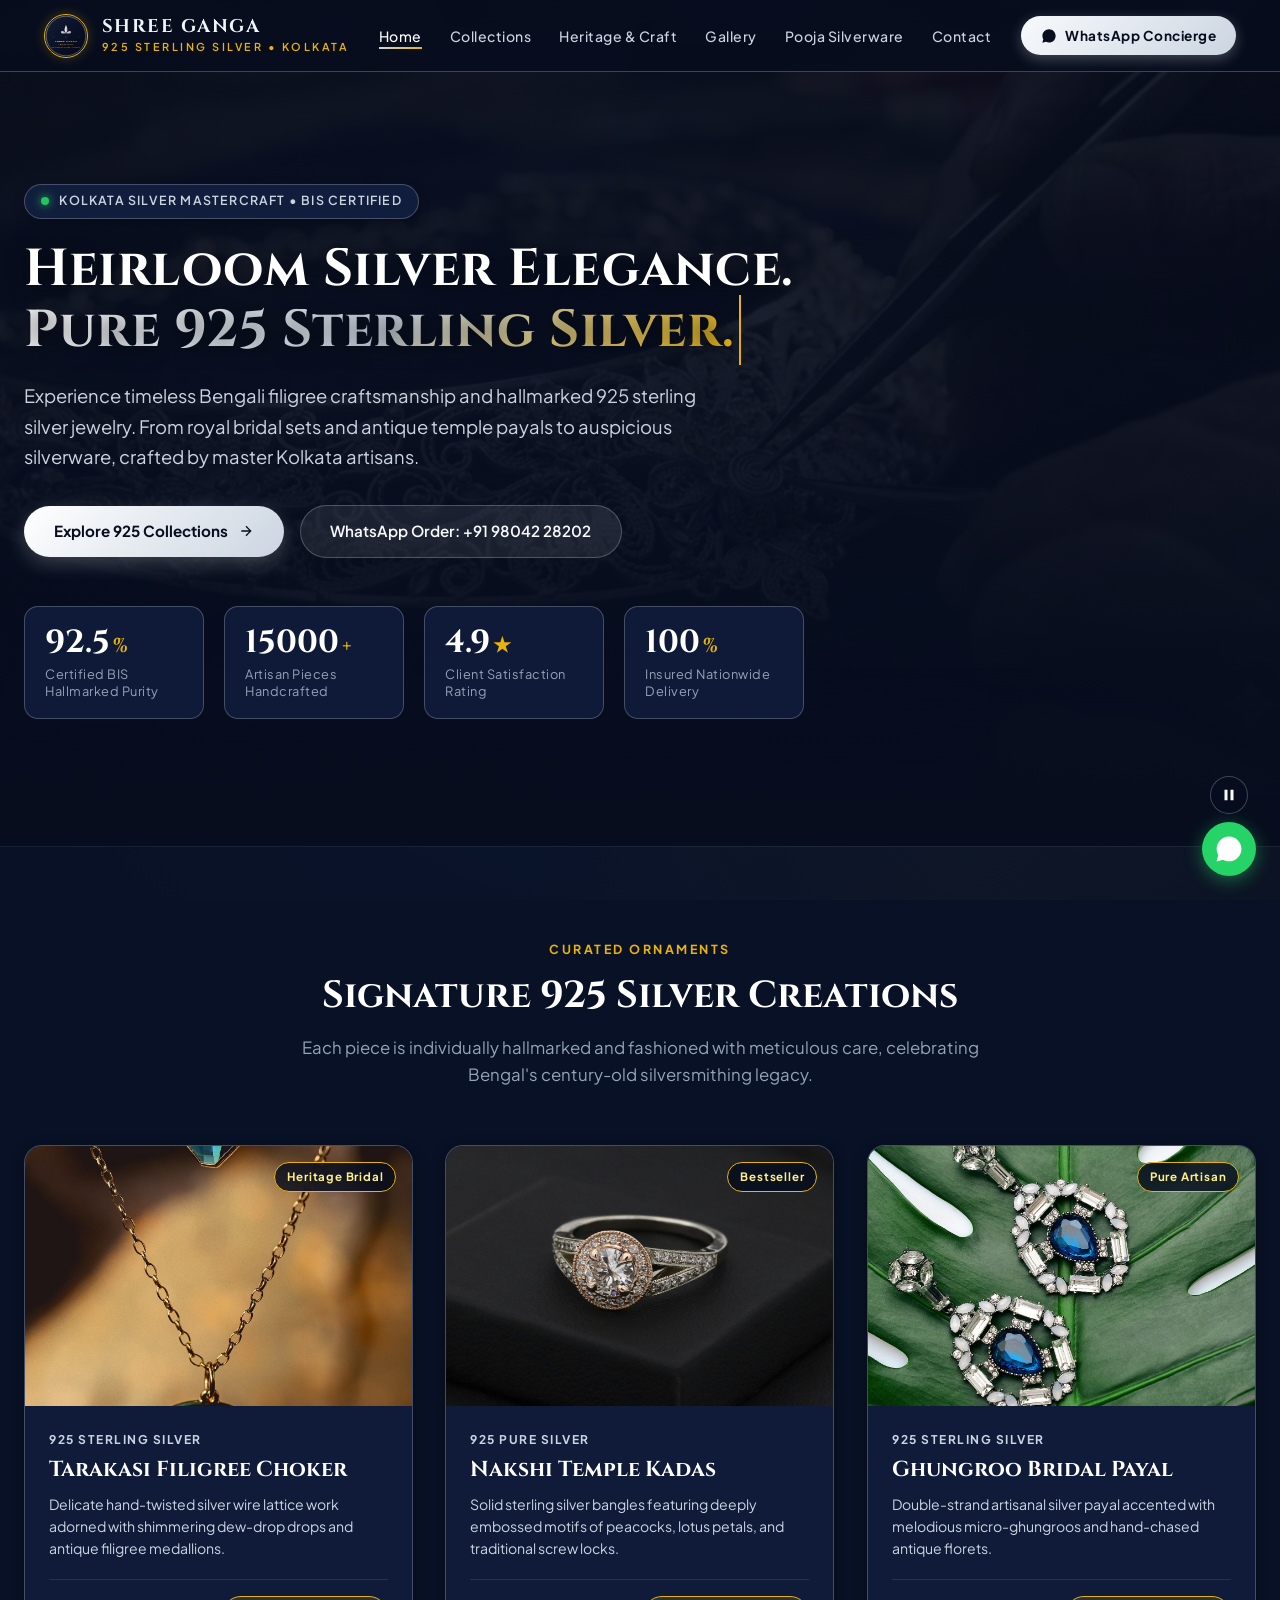
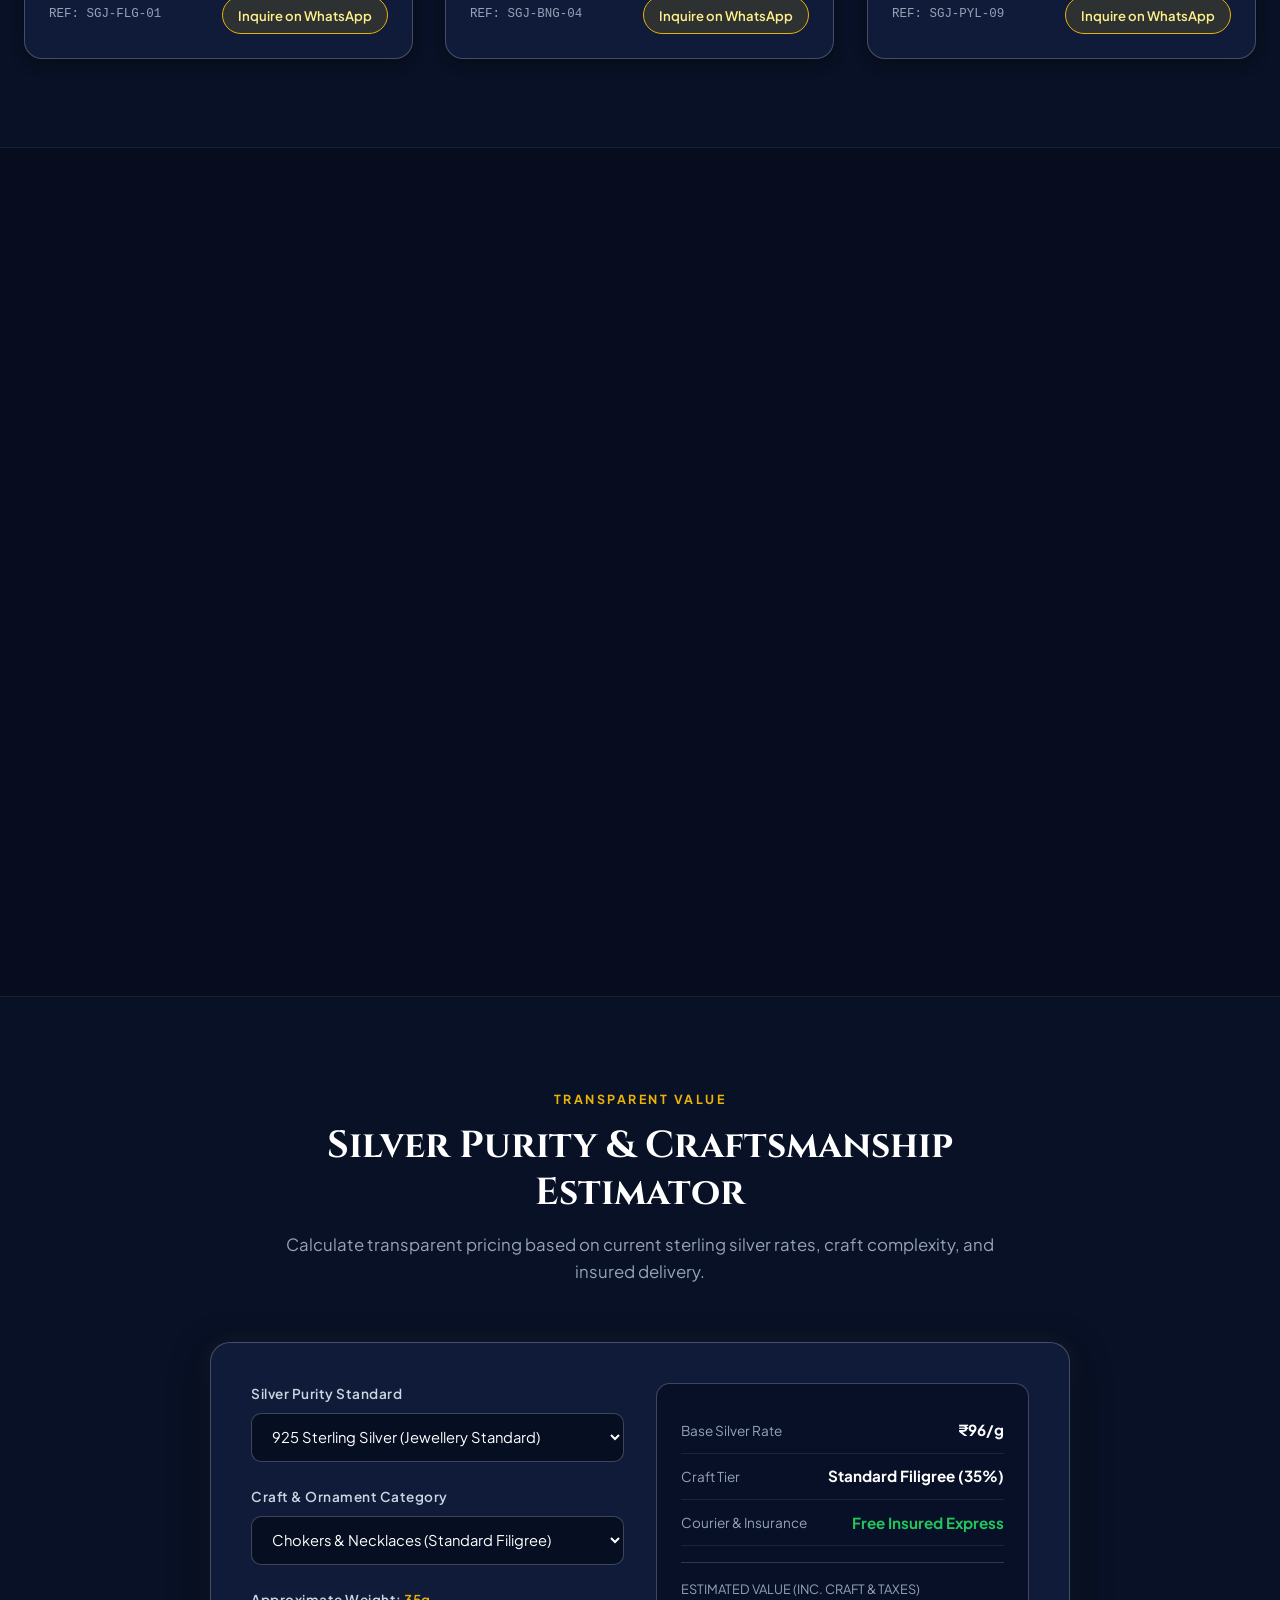
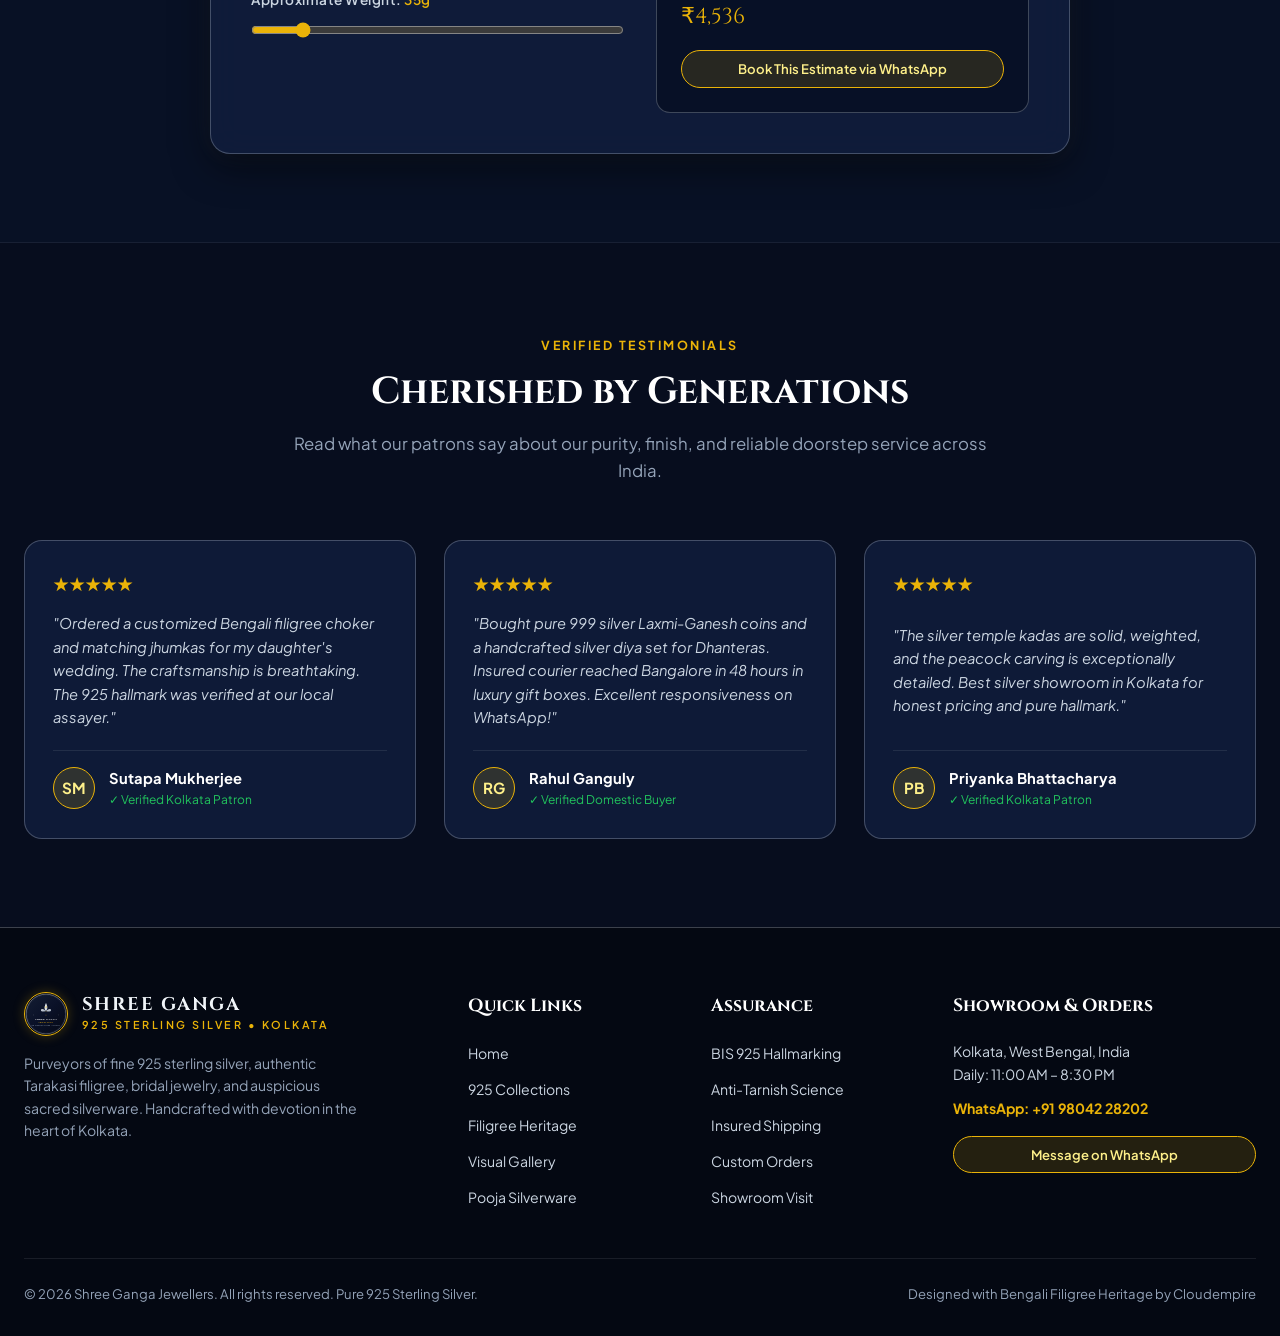
<file: index.html>
<!DOCTYPE html>
<html lang="en">
<head>
  <meta charset="UTF-8">
  <meta name="viewport" content="width=device-width, initial-scale=1.0">
  <title>Shree Ganga Jewellers — 925 Sterling Silver & Bengali Heritage Filigree</title>
  <meta name="description" content="Kolkata's premier destination for pure 925 BIS hallmarked sterling silver jewellery, handcrafted Bengali filigree, temple ornaments, and sacred silverware. Nationwide insured delivery.">

  <!-- Favicons -->
  <link rel="icon" type="image/svg+xml" href="assets/images/favicon.svg">
  <link rel="icon" type="image/png" sizes="32x32" href="assets/images/favicon-32x32.png">
  <link rel="apple-touch-icon" href="assets/images/apple-touch-icon.png">

  <!-- Google Fonts -->
  <link rel="preconnect" href="https://fonts.googleapis.com">
  <link rel="preconnect" href="https://fonts.gstatic.com" crossorigin>
  <link href="https://fonts.googleapis.com/css2?family=Cinzel:wght@600;700;800;900&family=Plus+Jakarta+Sans:wght@400;500;600;700&display=swap" rel="stylesheet">

  <!-- Stylesheet -->
  <link rel="stylesheet" href="css/style.css">
</head>
<body>

  <!-- Navigation Header -->
  <header class="site-header">
    <div class="nav-container">
      <a href="index.html" class="brand-link">
        <img src="assets/images/logo.svg" alt="Shree Ganga Jewellers Logo" class="brand-logo-img">
        <div class="brand-text">
          <span class="brand-title">SHREE GANGA</span>
          <span class="brand-sub">925 STERLING SILVER &#8226; KOLKATA</span>
        </div>
      </a>

      <nav class="nav-desktop">
        <ul class="nav-links">
          <li><a href="index.html" class="nav-link active">Home</a></li>
          <li><a href="collections.html" class="nav-link">Collections</a></li>
          <li><a href="heritage.html" class="nav-link">Heritage & Craft</a></li>
          <li><a href="gallery.html" class="nav-link">Gallery</a></li>
          <li><a href="silverware.html" class="nav-link">Pooja Silverware</a></li>
          <li><a href="contact.html" class="nav-link">Contact</a></li>
        </ul>
      </nav>

      <div class="nav-actions">
        <a href="https://wa.me/919804228202?text=Hello%20Shree%20Ganga%20Jewellers,%20I%20would%20like%20to%20explore%20your%20925%20silver%20catalogue." class="btn-cta-pill" target="_blank">
          <svg width="16" height="16" viewBox="0 0 24 24" fill="currentColor"><path d="M12.04 2C6.58 2 2.13 6.45 2.13 11.91C2.13 13.66 2.59 15.36 3.45 16.86L2.05 22L7.3 20.62C8.75 21.41 10.38 21.83 12.04 21.83C17.5 21.83 21.95 17.38 21.95 11.92C21.95 9.27 20.92 6.78 19.05 4.91C17.18 3.03 14.69 2 12.04 2Z"/></svg>
          WhatsApp Concierge
        </a>
        <button class="hamburger-toggle" aria-label="Toggle navigation menu" aria-expanded="false">
          <svg width="24" height="24" viewBox="0 0 24 24" fill="none" stroke="currentColor" stroke-width="2">
            <line x1="3" y1="12" x2="21" y2="12"></line>
            <line x1="3" y1="6" x2="21" y2="6"></line>
            <line x1="3" y1="18" x2="21" y2="18"></line>
          </svg>
        </button>
      </div>
    </div>
  </header>

  <!-- Mobile Drawer -->
  <div class="mobile-drawer">
    <ul class="mobile-drawer-links">
      <li><a href="index.html" class="mobile-drawer-link active">Home</a></li>
      <li><a href="collections.html" class="mobile-drawer-link">Collections</a></li>
      <li><a href="heritage.html" class="mobile-drawer-link">Heritage & Craft</a></li>
      <li><a href="gallery.html" class="mobile-drawer-link">Gallery</a></li>
      <li><a href="silverware.html" class="mobile-drawer-link">Pooja Silverware</a></li>
      <li><a href="contact.html" class="mobile-drawer-link">Contact & Studio</a></li>
    </ul>
    <div class="mobile-drawer-cta">
      <a href="https://wa.me/919804228202?text=Hello%20Shree%20Ganga%20Jewellers,%20I%20would%20like%20to%20view%20your%20catalogue." class="btn-hero-primary" target="_blank">
        Direct WhatsApp Order
      </a>
      <a href="tel:+919804228202" class="btn-hero-secondary">
        Call Showroom: +91 98042 28202
      </a>
    </div>
  </div>

  <!-- Hero Section with 16:9 Video -->
  <section class="hero-section">
    <video class="hero-video-bg" autoplay loop muted playsinline poster="assets/images/hero-poster.jpg">
      <source src="assets/videos/hero.mp4" type="video/mp4">
    </video>
    <div class="hero-overlay"></div>

    <button class="video-control-btn" aria-label="Pause background video">
      <svg width="18" height="18" viewBox="0 0 24 24" fill="currentColor"><path d="M6 19h4V5H6v14zm8-14v14h4V5h-4z"/></svg>
    </button>

    <div class="hero-container">
      <div class="hero-content glide-in">
        <div class="hero-badge">
          <span class="live-beacon"></span>
          Kolkata Silver Mastercraft &#8226; BIS Certified
        </div>
        <h1 class="hero-title">
          Heirloom Silver Elegance.<br>
          <span class="highlight-gold dynamic-typewriter">Pure 925 Sterling Silver.</span>
        </h1>
        <p class="hero-description">
          Experience timeless Bengali filigree craftsmanship and hallmarked 925 sterling silver jewelry. From royal bridal sets and antique temple payals to auspicious silverware, crafted by master Kolkata artisans.
        </p>

        <div class="hero-buttons">
          <a href="collections.html" class="btn-hero-primary">
            Explore 925 Collections
            <svg width="16" height="16" viewBox="0 0 24 24" fill="none" stroke="currentColor" stroke-width="2"><path d="M5 12h14M12 5l7 7-7 7"/></svg>
          </a>
          <a href="https://wa.me/919804228202?text=Hello%20Shree%20Ganga%20Jewellers,%20I%20am%20interested%20in%20custom%20silver%20jewellery." class="btn-hero-secondary" target="_blank">
            WhatsApp Order: +91 98042 28202
          </a>
        </div>

        <!-- Telemetry Stats Grid (2x2 on mobile, all visible above fold) -->
        <div class="telemetry-grid">
          <div class="hero-stat-card">
            <div class="stat-number-wrap">
              <span class="stat-counter" data-target="92.5">0</span>
              <span class="stat-suffix">%</span>
            </div>
            <div class="stat-label">Certified BIS Hallmarked Purity</div>
          </div>
          <div class="hero-stat-card">
            <div class="stat-number-wrap">
              <span class="stat-counter" data-target="15000">0</span>
              <span class="stat-suffix">+</span>
            </div>
            <div class="stat-label">Artisan Pieces Handcrafted</div>
          </div>
          <div class="hero-stat-card">
            <div class="stat-number-wrap">
              <span class="stat-counter" data-target="4.9">0</span>
              <span class="stat-suffix">&#9733;</span>
            </div>
            <div class="stat-label">Client Satisfaction Rating</div>
          </div>
          <div class="hero-stat-card">
            <div class="stat-number-wrap">
              <span class="stat-counter" data-target="100">0</span>
              <span class="stat-suffix">%</span>
            </div>
            <div class="stat-label">Insured Nationwide Delivery</div>
          </div>
        </div>
      </div>
    </div>
  </section>

  <!-- Featured Collections Section -->
  <section class="section section-alt">
    <div class="container">
      <div class="section-header glide-in">
        <span class="section-tag">Curated Ornaments</span>
        <h2 class="section-title">Signature 925 Silver Creations</h2>
        <p class="section-subtitle">Each piece is individually hallmarked and fashioned with meticulous care, celebrating Bengal's century-old silversmithing legacy.</p>
      </div>

      <div class="collections-grid">
        <!-- Card 1 -->
        <div class="collection-card glide-in stagger-1">
          <div class="collection-image-wrap">
            <img src="assets/images/silver-filigree-necklace.jpg" alt="Pure 925 Silver Filigree Choker" class="collection-img">
            <span class="collection-badge">Heritage Bridal</span>
          </div>
          <div class="collection-body">
            <span class="collection-purity">925 Sterling Silver</span>
            <h3 class="collection-title">Tarakasi Filigree Choker</h3>
            <p class="collection-desc">Delicate hand-twisted silver wire lattice work adorned with shimmering dew-drop drops and antique filigree medallions.</p>
            <div class="collection-footer">
              <span class="item-sku">REF: SGJ-FLG-01</span>
              <a href="https://wa.me/919804228202?text=Hello%20Shree%20Ganga%20Jewellers,%20I%20would%20like%20to%20inquire%20about%20REF:%20SGJ-FLG-01." class="btn-card-inquire" target="_blank">
                Inquire on WhatsApp
              </a>
            </div>
          </div>
        </div>

        <!-- Card 2 -->
        <div class="collection-card glide-in stagger-2">
          <div class="collection-image-wrap">
            <img src="assets/images/silver-temple-bangles.jpg" alt="Handcrafted Silver Temple Kadas" class="collection-img">
            <span class="collection-badge">Bestseller</span>
          </div>
          <div class="collection-body">
            <span class="collection-purity">925 Pure Silver</span>
            <h3 class="collection-title">Nakshi Temple Kadas</h3>
            <p class="collection-desc">Solid sterling silver bangles featuring deeply embossed motifs of peacocks, lotus petals, and traditional screw locks.</p>
            <div class="collection-footer">
              <span class="item-sku">REF: SGJ-BNG-04</span>
              <a href="https://wa.me/919804228202?text=Hello%20Shree%20Ganga%20Jewellers,%20I%20would%20like%20to%20inquire%20about%20REF:%20SGJ-BNG-04." class="btn-card-inquire" target="_blank">
                Inquire on WhatsApp
              </a>
            </div>
          </div>
        </div>

        <!-- Card 3 -->
        <div class="collection-card glide-in stagger-3">
          <div class="collection-image-wrap">
            <img src="assets/images/silver-payal-anklets.jpg" alt="Bengali Ghungroo Silver Payal" class="collection-img">
            <span class="collection-badge">Pure Artisan</span>
          </div>
          <div class="collection-body">
            <span class="collection-purity">925 Sterling Silver</span>
            <h3 class="collection-title">Ghungroo Bridal Payal</h3>
            <p class="collection-desc">Double-strand artisanal silver payal accented with melodious micro-ghungroos and hand-chased antique florets.</p>
            <div class="collection-footer">
              <span class="item-sku">REF: SGJ-PYL-09</span>
              <a href="https://wa.me/919804228202?text=Hello%20Shree%20Ganga%20Jewellers,%20I%20would%20like%20to%20inquire%20about%20REF:%20SGJ-PYL-09." class="btn-card-inquire" target="_blank">
                Inquire on WhatsApp
              </a>
            </div>
          </div>
        </div>
      </div>
    </div>
  </section>

  <!-- Heritage Craftsmanship Split -->
  <section class="section">
    <div class="container">
      <div class="craft-split">
        <div class="craft-visual glide-in">
          <img src="assets/images/silver-artisan-craftsmanship.jpg" alt="Kolkata Master Silversmith" class="craft-img">
          <div class="craft-badge-overlay">
            <h4 class="craft-badge-title">Kolkata Tarakasi Masterwork</h4>
            <p class="craft-badge-sub">Fine silver wire drawn through diamond dies and woven entirely by hand.</p>
          </div>
        </div>

        <div class="craft-info glide-in">
          <span class="section-tag">Bengal Legacy</span>
          <h2 class="section-title">The Art of Pure 925 Hallmarked Silver</h2>
          <p class="section-subtitle" style="text-align: left; margin-bottom: 1.5rem;">
            At Shree Ganga Jewellers, every creation honors centuries-old Bengali silver craft traditions. We ensure every single gram adheres to stringent hallmarking norms, offering you pieces that double as wearable heritage and secure heirloom investments.
          </p>

          <div class="craft-features">
            <div class="craft-feature-item">
              <div class="feature-icon-box">&#10003;</div>
              <div>
                <h4 class="feature-text-h4">BIS Hallmarking Guaranteed</h4>
                <p class="feature-text-p">Laser-engraved with the official 925 hallmark symbol, purity code, and jeweler identification marks.</p>
              </div>
            </div>

            <div class="craft-feature-item">
              <div class="feature-icon-box">&#9830;</div>
              <div>
                <h4 class="feature-text-h4">Anti-Tarnish Protective Shield</h4>
                <p class="feature-text-p">Treated with microscopic rhodium and protective e-coating to preserve the lustrous silver shine for years.</p>
              </div>
            </div>

            <div class="craft-feature-item">
              <div class="feature-icon-box">&#9733;</div>
              <div>
                <h4 class="feature-text-h4">Secure Nationwide Insured Transit</h4>
                <p class="feature-text-p">Direct doorstep delivery across India in tamper-evident velvet gift packaging with full transit insurance.</p>
              </div>
            </div>
          </div>
        </div>
      </div>
    </div>
  </section>

  <!-- Interactive Silver Estimator Widget -->
  <section class="section section-alt">
    <div class="container">
      <div class="section-header glide-in">
        <span class="section-tag">Transparent Value</span>
        <h2 class="section-title">Silver Purity & Craftsmanship Estimator</h2>
        <p class="section-subtitle">Calculate transparent pricing based on current sterling silver rates, craft complexity, and insured delivery.</p>
      </div>

      <div class="widget-card glide-in">
        <div class="calculator-grid">
          <div>
            <div class="form-group">
              <label for="calc-purity" class="form-label">Silver Purity Standard</label>
              <select id="calc-purity" class="form-select">
                <option value="925" selected>925 Sterling Silver (Jewellery Standard)</option>
                <option value="999">999 Fine Pure Silver (Pooja Coins & Murtis)</option>
              </select>
            </div>

            <div class="form-group">
              <label for="calc-type" class="form-label">Craft & Ornament Category</label>
              <select id="calc-type" class="form-select">
                <option value="necklace" selected>Chokers & Necklaces (Standard Filigree)</option>
                <option value="filigree">Heirloom Bengali Tarakasi (Intricate Hand-Spun)</option>
                <option value="temple">Nakshi Temple Bangles & Kadas</option>
                <option value="pooja">Pooja Kalash, Diya & Silverware</option>
              </select>
            </div>

            <div class="form-group">
              <label for="calc-weight" class="form-label">Approximate Weight: <span id="calc-weight-val" style="color: var(--vermeil-gold);">35g</span></label>
              <input type="range" id="calc-weight" min="5" max="250" step="5" value="35" style="width: 100%; accent-color: var(--vermeil-gold);">
            </div>
          </div>

          <div class="calc-result-box">
            <div>
              <div class="result-row">
                <span class="result-label">Base Silver Rate</span>
                <span class="result-value" id="res-silver-rate">&#8377;96/g</span>
              </div>
              <div class="result-row">
                <span class="result-label">Craft Tier</span>
                <span class="result-value" id="res-craft-tier">Standard Filigree (35%)</span>
              </div>
              <div class="result-row">
                <span class="result-label">Courier & Insurance</span>
                <span class="result-value" id="res-shipping-status" style="color: #22c55e;">Free Insured Express</span>
              </div>
            </div>

            <div style="border-top: 1px solid rgba(203, 213, 225, 0.2); padding-top: 1rem; margin-top: 1rem;">
              <div style="font-size: 0.8rem; color: var(--silver-muted); text-transform: uppercase;">Estimated Value (Inc. Craft & Taxes)</div>
              <div class="result-highlight" id="res-total-estimate">&#8377;4,536</div>
              <a href="https://wa.me/919804228202?text=Hello%20Shree%20Ganga%20Jewellers,%20I%20used%20your%20estimator%20and%20would%20like%20a%20confirmed%20quotation." class="btn-card-inquire" style="margin-top: 1rem; width: 100%; justify-content: center;" target="_blank">
                Book This Estimate via WhatsApp
              </a>
            </div>
          </div>
        </div>
      </div>
    </div>
  </section>

  <!-- Authentic Client Reviews -->
  <section class="section">
    <div class="container">
      <div class="section-header glide-in">
        <span class="section-tag">Verified Testimonials</span>
        <h2 class="section-title">Cherished by Generations</h2>
        <p class="section-subtitle">Read what our patrons say about our purity, finish, and reliable doorstep service across India.</p>
      </div>

      <div class="reviews-grid">
        <div class="review-card glide-in stagger-1">
          <div class="review-stars">&#9733;&#9733;&#9733;&#9733;&#9733;</div>
          <p class="review-text">"Ordered a customized Bengali filigree choker and matching jhumkas for my daughter's wedding. The craftsmanship is breathtaking. The 925 hallmark was verified at our local assayer."</p>
          <div class="reviewer-meta">
            <div class="reviewer-avatar">SM</div>
            <div>
              <div class="reviewer-name">Sutapa Mukherjee</div>
              <div class="reviewer-verified">&#10003; Verified Kolkata Patron</div>
            </div>
          </div>
        </div>

        <div class="review-card glide-in stagger-2">
          <div class="review-stars">&#9733;&#9733;&#9733;&#9733;&#9733;</div>
          <p class="review-text">"Bought pure 999 silver Laxmi-Ganesh coins and a handcrafted silver diya set for Dhanteras. Insured courier reached Bangalore in 48 hours in luxury gift boxes. Excellent responsiveness on WhatsApp!"</p>
          <div class="reviewer-meta">
            <div class="reviewer-avatar">RG</div>
            <div>
              <div class="reviewer-name">Rahul Ganguly</div>
              <div class="reviewer-verified">&#10003; Verified Domestic Buyer</div>
            </div>
          </div>
        </div>

        <div class="review-card glide-in stagger-3">
          <div class="review-stars">&#9733;&#9733;&#9733;&#9733;&#9733;</div>
          <p class="review-text">"The silver temple kadas are solid, weighted, and the peacock carving is exceptionally detailed. Best silver showroom in Kolkata for honest pricing and pure hallmark."</p>
          <div class="reviewer-meta">
            <div class="reviewer-avatar">PB</div>
            <div>
              <div class="reviewer-name">Priyanka Bhattacharya</div>
              <div class="reviewer-verified">&#10003; Verified Kolkata Patron</div>
            </div>
          </div>
        </div>
      </div>
    </div>
  </section>

  <!-- Footer -->
  <footer class="site-footer">
    <div class="container">
      <div class="footer-top">
        <div>
          <a href="index.html" class="brand-link">
            <img src="assets/images/logo.svg" alt="Shree Ganga Jewellers Logo" class="brand-logo-img">
            <div class="brand-text">
              <span class="brand-title">SHREE GANGA</span>
              <span class="brand-sub">925 STERLING SILVER &#8226; KOLKATA</span>
            </div>
          </a>
          <p class="footer-desc">
            Purveyors of fine 925 sterling silver, authentic Tarakasi filigree, bridal jewelry, and auspicious sacred silverware. Handcrafted with devotion in the heart of Kolkata.
          </p>
        </div>

        <div>
          <h4 class="footer-h4">Quick Links</h4>
          <ul class="footer-links">
            <li><a href="index.html">Home</a></li>
            <li><a href="collections.html">925 Collections</a></li>
            <li><a href="heritage.html">Filigree Heritage</a></li>
            <li><a href="gallery.html">Visual Gallery</a></li>
            <li><a href="silverware.html">Pooja Silverware</a></li>
          </ul>
        </div>

        <div>
          <h4 class="footer-h4">Assurance</h4>
          <ul class="footer-links">
            <li><a href="heritage.html">BIS 925 Hallmarking</a></li>
            <li><a href="heritage.html">Anti-Tarnish Science</a></li>
            <li><a href="contact.html">Insured Shipping</a></li>
            <li><a href="contact.html">Custom Orders</a></li>
            <li><a href="contact.html">Showroom Visit</a></li>
          </ul>
        </div>

        <div>
          <h4 class="footer-h4">Showroom & Orders</h4>
          <p style="font-size: 0.88rem; color: var(--text-secondary); line-height: 1.6; margin-bottom: 0.75rem;">
            Kolkata, West Bengal, India<br>
            Daily: 11:00 AM – 8:30 PM
          </p>
          <p style="font-size: 0.88rem; color: var(--vermeil-gold); font-weight: 700; margin-bottom: 1rem;">
            WhatsApp: +91 98042 28202
          </p>
          <a href="https://wa.me/919804228202" class="btn-card-inquire" style="width: 100%; justify-content: center;" target="_blank">
            Message on WhatsApp
          </a>
        </div>
      </div>

      <div class="footer-bottom">
        <div>&copy; 2026 Shree Ganga Jewellers. All rights reserved. Pure 925 Sterling Silver.</div>
        <div>Designed with Bengali Filigree Heritage by Cloudempire</div>
      </div>
    </div>
  </footer>

  <!-- Floating WhatsApp Action -->
  <a href="https://wa.me/919804228202?text=Hello%20Shree%20Ganga%20Jewellers,%20I%20am%20browsing%20your%20website%20and%20would%20like%20assistance." class="floating-wa-btn" aria-label="Chat on WhatsApp" target="_blank">
    <svg width="30" height="30" viewBox="0 0 24 24" fill="currentColor"><path d="M12.04 2C6.58 2 2.13 6.45 2.13 11.91C2.13 13.66 2.59 15.36 3.45 16.86L2.05 22L7.3 20.62C8.75 21.41 10.38 21.83 12.04 21.83C17.5 21.83 21.95 17.38 21.95 11.92C21.95 9.27 20.92 6.78 19.05 4.91C17.18 3.03 14.69 2 12.04 2Z"/></svg>
  </a>

  <!-- Script -->
  <script src="js/main.js"></script>
</body>
</html>
</file>
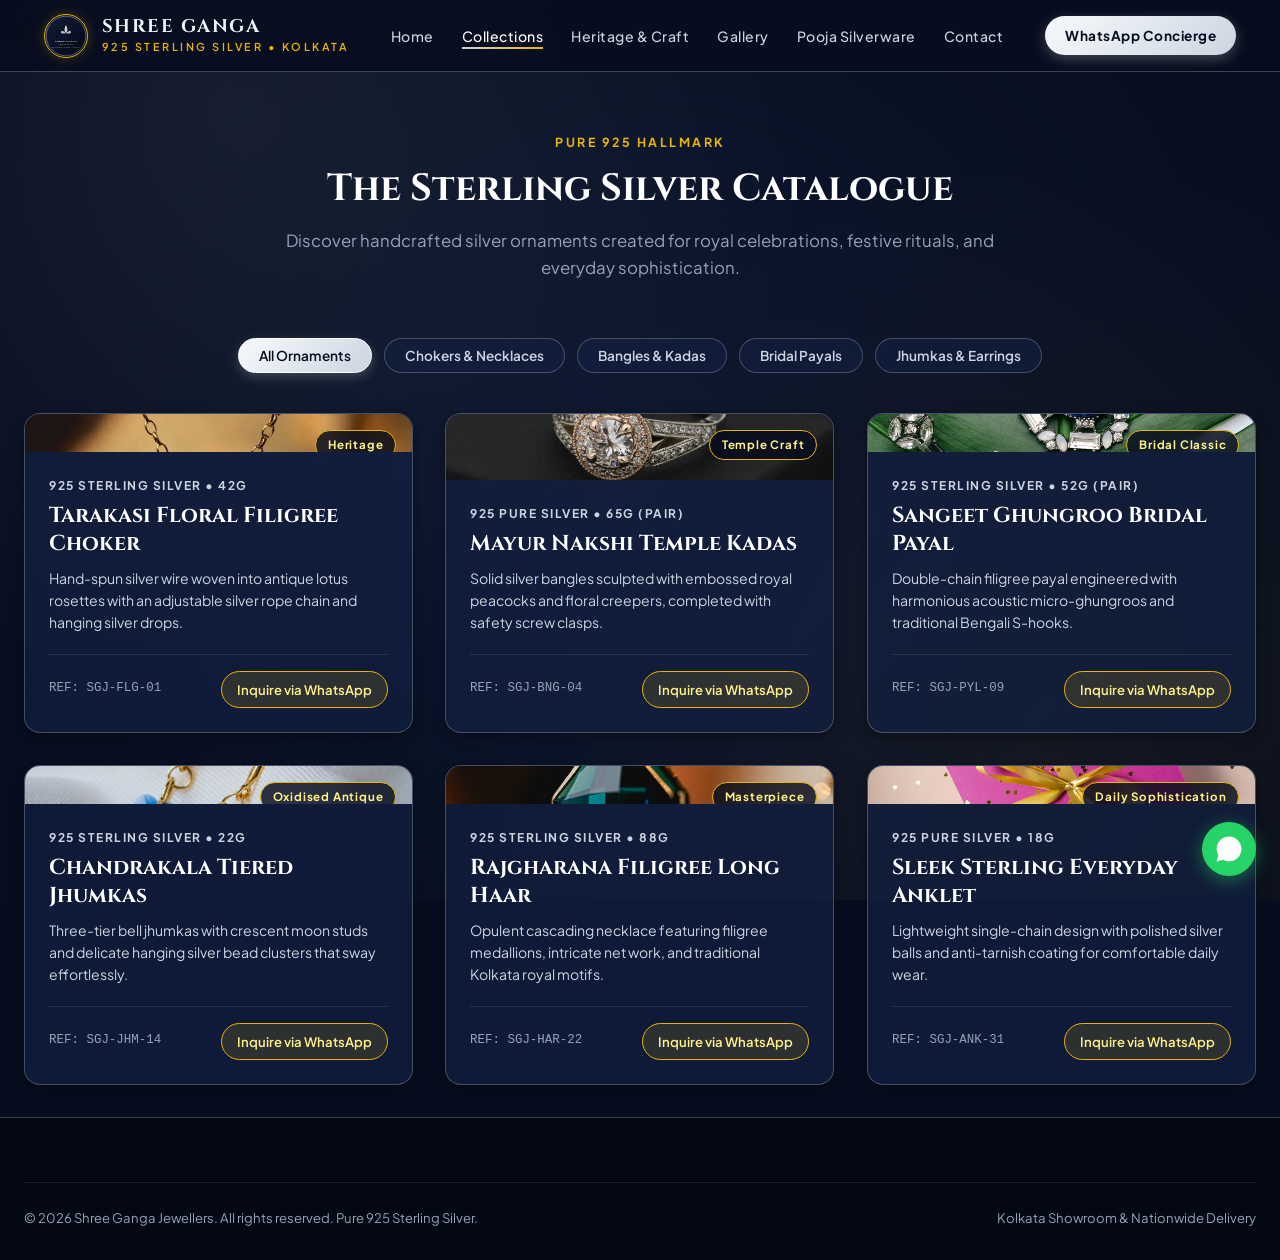
<file: collections.html>
<!DOCTYPE html>
<html lang="en">
<head>
  <meta charset="UTF-8">
  <meta name="viewport" content="width=device-width, initial-scale=1.0">
  <title>925 Silver Collections — Shree Ganga Jewellers Kolkata</title>
  <meta name="description" content="Explore our hallmarked 925 sterling silver collections including filigree chokers, nakshi temple bangles, bridal payals, and antique jhumkas.">

  <!-- Favicons -->
  <link rel="icon" type="image/svg+xml" href="assets/images/favicon.svg">
  <link rel="icon" type="image/png" sizes="32x32" href="assets/images/favicon-32x32.png">
  <link rel="apple-touch-icon" href="assets/images/apple-touch-icon.png">

  <!-- Google Fonts -->
  <link rel="preconnect" href="https://fonts.googleapis.com">
  <link rel="preconnect" href="https://fonts.gstatic.com" crossorigin>
  <link href="https://fonts.googleapis.com/css2?family=Cinzel:wght@600;700;800;900&family=Plus+Jakarta+Sans:wght@400;500;600;700&display=swap" rel="stylesheet">

  <!-- Stylesheet -->
  <link rel="stylesheet" href="css/style.css">
</head>
<body>

  <!-- Navigation Header -->
  <header class="site-header">
    <div class="nav-container">
      <a href="index.html" class="brand-link">
        <img src="assets/images/logo.svg" alt="Shree Ganga Jewellers Logo" class="brand-logo-img">
        <div class="brand-text">
          <span class="brand-title">SHREE GANGA</span>
          <span class="brand-sub">925 STERLING SILVER &#8226; KOLKATA</span>
        </div>
      </a>

      <nav class="nav-desktop">
        <ul class="nav-links">
          <li><a href="index.html" class="nav-link">Home</a></li>
          <li><a href="collections.html" class="nav-link active">Collections</a></li>
          <li><a href="heritage.html" class="nav-link">Heritage & Craft</a></li>
          <li><a href="gallery.html" class="nav-link">Gallery</a></li>
          <li><a href="silverware.html" class="nav-link">Pooja Silverware</a></li>
          <li><a href="contact.html" class="nav-link">Contact</a></li>
        </ul>
      </nav>

      <div class="nav-actions">
        <a href="https://wa.me/919804228202?text=Hello%20Shree%20Ganga%20Jewellers,%20I%20would%20like%20to%20order%20from%20the%20catalogue." class="btn-cta-pill" target="_blank">
          WhatsApp Concierge
        </a>
        <button class="hamburger-toggle" aria-label="Toggle navigation menu" aria-expanded="false">
          <svg width="24" height="24" viewBox="0 0 24 24" fill="none" stroke="currentColor" stroke-width="2">
            <line x1="3" y1="12" x2="21" y2="12"></line>
            <line x1="3" y1="6" x2="21" y2="6"></line>
            <line x1="3" y1="18" x2="21" y2="18"></line>
          </svg>
        </button>
      </div>
    </div>
  </header>

  <!-- Mobile Drawer -->
  <div class="mobile-drawer">
    <ul class="mobile-drawer-links">
      <li><a href="index.html" class="mobile-drawer-link">Home</a></li>
      <li><a href="collections.html" class="mobile-drawer-link active">Collections</a></li>
      <li><a href="heritage.html" class="mobile-drawer-link">Heritage & Craft</a></li>
      <li><a href="gallery.html" class="mobile-drawer-link">Gallery</a></li>
      <li><a href="silverware.html" class="mobile-drawer-link">Pooja Silverware</a></li>
      <li><a href="contact.html" class="mobile-drawer-link">Contact & Studio</a></li>
    </ul>
    <div class="mobile-drawer-cta">
      <a href="https://wa.me/919804228202" class="btn-hero-primary" target="_blank">Direct WhatsApp Order</a>
      <a href="tel:+919804228202" class="btn-hero-secondary">Call: +91 98042 28202</a>
    </div>
  </div>

  <!-- Page Banner -->
  <section class="section" style="padding-top: 8rem; padding-bottom: 2rem;">
    <div class="container">
      <div class="section-header glide-in">
        <span class="section-tag">Pure 925 Hallmark</span>
        <h1 class="section-title">The Sterling Silver Catalogue</h1>
        <p class="section-subtitle">Discover handcrafted silver ornaments created for royal celebrations, festive rituals, and everyday sophistication.</p>
      </div>

      <!-- Horizontal Filter Rail -->
      <div class="filter-rail-wrap glide-in">
        <button class="filter-btn active" data-filter="all">All Ornaments</button>
        <button class="filter-btn" data-filter="necklaces">Chokers & Necklaces</button>
        <button class="filter-btn" data-filter="bangles">Bangles & Kadas</button>
        <button class="filter-btn" data-filter="payals">Bridal Payals</button>
        <button class="filter-btn" data-filter="earrings">Jhumkas & Earrings</button>
      </div>

      <!-- Collections Grid -->
      <div class="collections-grid">
        <!-- Item 1 -->
        <div class="collection-card gallery-item glide-in stagger-1" data-category="necklaces">
          <div class="collection-image-wrap">
            <img src="assets/images/silver-filigree-necklace.jpg" alt="Tarakasi Royal Silver Choker" class="collection-img">
            <span class="collection-badge">Heritage</span>
          </div>
          <div class="collection-body">
            <span class="collection-purity">925 Sterling Silver &#8226; 42g</span>
            <h3 class="collection-title">Tarakasi Floral Filigree Choker</h3>
            <p class="collection-desc">Hand-spun silver wire woven into antique lotus rosettes with an adjustable silver rope chain and hanging silver drops.</p>
            <div class="collection-footer">
              <span class="item-sku">REF: SGJ-FLG-01</span>
              <a href="https://wa.me/919804228202?text=Inquiring%20about%20REF:%20SGJ-FLG-01%20Tarakasi%20Choker" class="btn-card-inquire" target="_blank">Inquire via WhatsApp</a>
            </div>
          </div>
        </div>

        <!-- Item 2 -->
        <div class="collection-card gallery-item glide-in stagger-2" data-category="bangles">
          <div class="collection-image-wrap">
            <img src="assets/images/silver-temple-bangles.jpg" alt="Nakshi Peacock Temple Bangles" class="collection-img">
            <span class="collection-badge">Temple Craft</span>
          </div>
          <div class="collection-body">
            <span class="collection-purity">925 Pure Silver &#8226; 65g (Pair)</span>
            <h3 class="collection-title">Mayur Nakshi Temple Kadas</h3>
            <p class="collection-desc">Solid silver bangles sculpted with embossed royal peacocks and floral creepers, completed with safety screw clasps.</p>
            <div class="collection-footer">
              <span class="item-sku">REF: SGJ-BNG-04</span>
              <a href="https://wa.me/919804228202?text=Inquiring%20about%20REF:%20SGJ-BNG-04%20Mayur%20Kadas" class="btn-card-inquire" target="_blank">Inquire via WhatsApp</a>
            </div>
          </div>
        </div>

        <!-- Item 3 -->
        <div class="collection-card gallery-item glide-in stagger-3" data-category="payals">
          <div class="collection-image-wrap">
            <img src="assets/images/silver-payal-anklets.jpg" alt="Bridal Ghungroo Payal" class="collection-img">
            <span class="collection-badge">Bridal Classic</span>
          </div>
          <div class="collection-body">
            <span class="collection-purity">925 Sterling Silver &#8226; 52g (Pair)</span>
            <h3 class="collection-title">Sangeet Ghungroo Bridal Payal</h3>
            <p class="collection-desc">Double-chain filigree payal engineered with harmonious acoustic micro-ghungroos and traditional Bengali S-hooks.</p>
            <div class="collection-footer">
              <span class="item-sku">REF: SGJ-PYL-09</span>
              <a href="https://wa.me/919804228202?text=Inquiring%20about%20REF:%20SGJ-PYL-09%20Bridal%20Payal" class="btn-card-inquire" target="_blank">Inquire via WhatsApp</a>
            </div>
          </div>
        </div>

        <!-- Item 4 -->
        <div class="collection-card gallery-item glide-in stagger-1" data-category="earrings">
          <div class="collection-image-wrap">
            <img src="assets/images/silver-jhumkas-earrings.jpg" alt="Antique Oxidised Silver Jhumkas" class="collection-img">
            <span class="collection-badge">Oxidised Antique</span>
          </div>
          <div class="collection-body">
            <span class="collection-purity">925 Sterling Silver &#8226; 22g</span>
            <h3 class="collection-title">Chandrakala Tiered Jhumkas</h3>
            <p class="collection-desc">Three-tier bell jhumkas with crescent moon studs and delicate hanging silver bead clusters that sway effortlessly.</p>
            <div class="collection-footer">
              <span class="item-sku">REF: SGJ-JHM-14</span>
              <a href="https://wa.me/919804228202?text=Inquiring%20about%20REF:%20SGJ-JHM-14%20Chandrakala%20Jhumkas" class="btn-card-inquire" target="_blank">Inquire via WhatsApp</a>
            </div>
          </div>
        </div>

        <!-- Item 5 -->
        <div class="collection-card gallery-item glide-in stagger-2" data-category="necklaces">
          <div class="collection-image-wrap">
            <img src="assets/images/silver-bridal-set.jpg" alt="Grand Bengali Royal Silver Haar" class="collection-img">
            <span class="collection-badge">Masterpiece</span>
          </div>
          <div class="collection-body">
            <span class="collection-purity">925 Sterling Silver &#8226; 88g</span>
            <h3 class="collection-title">Rajgharana Filigree Long Haar</h3>
            <p class="collection-desc">Opulent cascading necklace featuring filigree medallions, intricate net work, and traditional Kolkata royal motifs.</p>
            <div class="collection-footer">
              <span class="item-sku">REF: SGJ-HAR-22</span>
              <a href="https://wa.me/919804228202?text=Inquiring%20about%20REF:%20SGJ-HAR-22%20Rajgharana%20Haar" class="btn-card-inquire" target="_blank">Inquire via WhatsApp</a>
            </div>
          </div>
        </div>

        <!-- Item 6 -->
        <div class="collection-card gallery-item glide-in stagger-3" data-category="payals">
          <div class="collection-image-wrap">
            <img src="assets/images/silver-showroom-display.jpg" alt="Minimalist Silver Payal & Accessories" class="collection-img">
            <span class="collection-badge">Daily Sophistication</span>
          </div>
          <div class="collection-body">
            <span class="collection-purity">925 Pure Silver &#8226; 18g</span>
            <h3 class="collection-title">Sleek Sterling Everyday Anklet</h3>
            <p class="collection-desc">Lightweight single-chain design with polished silver balls and anti-tarnish coating for comfortable daily wear.</p>
            <div class="collection-footer">
              <span class="item-sku">REF: SGJ-ANK-31</span>
              <a href="https://wa.me/919804228202?text=Inquiring%20about%20REF:%20SGJ-ANK-31%20Everyday%20Anklet" class="btn-card-inquire" target="_blank">Inquire via WhatsApp</a>
            </div>
          </div>
        </div>
      </div>
    </div>
  </section>

  <!-- Footer -->
  <footer class="site-footer">
    <div class="container">
      <div class="footer-bottom">
        <div>&copy; 2026 Shree Ganga Jewellers. All rights reserved. Pure 925 Sterling Silver.</div>
        <div>Kolkata Showroom & Nationwide Delivery</div>
      </div>
    </div>
  </footer>

  <a href="https://wa.me/919804228202" class="floating-wa-btn" aria-label="Chat on WhatsApp" target="_blank">
    <svg width="30" height="30" viewBox="0 0 24 24" fill="currentColor"><path d="M12.04 2C6.58 2 2.13 6.45 2.13 11.91C2.13 13.66 2.59 15.36 3.45 16.86L2.05 22L7.3 20.62C8.75 21.41 10.38 21.83 12.04 21.83C17.5 21.83 21.95 17.38 21.95 11.92C21.95 9.27 20.92 6.78 19.05 4.91C17.18 3.03 14.69 2 12.04 2Z"/></svg>
  </a>

  <script src="js/main.js"></script>
</body>
</html>
</file>
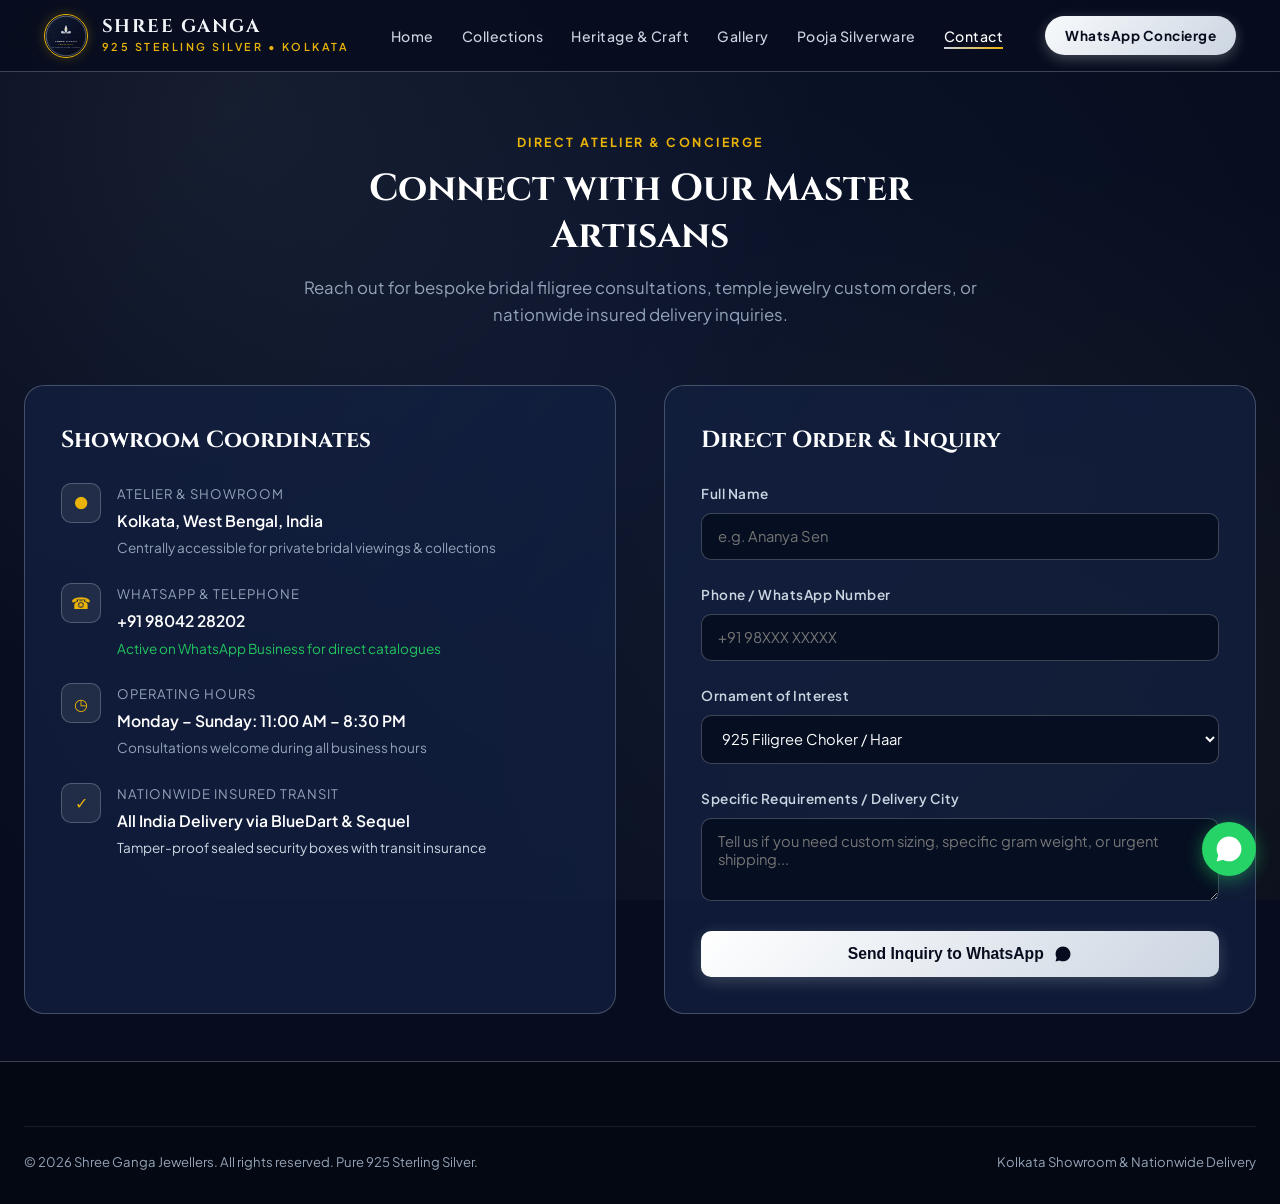
<file: contact.html>
<!DOCTYPE html>
<html lang="en">
<head>
  <meta charset="UTF-8">
  <meta name="viewport" content="width=device-width, initial-scale=1.0">
  <title>Contact & Studio — Shree Ganga Jewellers Kolkata</title>
  <meta name="description" content="Visit our Kolkata silver showroom or order hallmarked 925 silver jewelry and sacred silverware via WhatsApp with insured nationwide delivery.">

  <!-- Favicons -->
  <link rel="icon" type="image/svg+xml" href="assets/images/favicon.svg">
  <link rel="icon" type="image/png" sizes="32x32" href="assets/images/favicon-32x32.png">
  <link rel="apple-touch-icon" href="assets/images/apple-touch-icon.png">

  <!-- Google Fonts -->
  <link rel="preconnect" href="https://fonts.googleapis.com">
  <link rel="preconnect" href="https://fonts.gstatic.com" crossorigin>
  <link href="https://fonts.googleapis.com/css2?family=Cinzel:wght@600;700;800;900&family=Plus+Jakarta+Sans:wght@400;500;600;700&display=swap" rel="stylesheet">

  <!-- Stylesheet -->
  <link rel="stylesheet" href="css/style.css">
</head>
<body>

  <!-- Navigation Header -->
  <header class="site-header">
    <div class="nav-container">
      <a href="index.html" class="brand-link">
        <img src="assets/images/logo.svg" alt="Shree Ganga Jewellers Logo" class="brand-logo-img">
        <div class="brand-text">
          <span class="brand-title">SHREE GANGA</span>
          <span class="brand-sub">925 STERLING SILVER &#8226; KOLKATA</span>
        </div>
      </a>

      <nav class="nav-desktop">
        <ul class="nav-links">
          <li><a href="index.html" class="nav-link">Home</a></li>
          <li><a href="collections.html" class="nav-link">Collections</a></li>
          <li><a href="heritage.html" class="nav-link">Heritage & Craft</a></li>
          <li><a href="gallery.html" class="nav-link">Gallery</a></li>
          <li><a href="silverware.html" class="nav-link">Pooja Silverware</a></li>
          <li><a href="contact.html" class="nav-link active">Contact</a></li>
        </ul>
      </nav>

      <div class="nav-actions">
        <a href="https://wa.me/919804228202" class="btn-cta-pill" target="_blank">
          WhatsApp Concierge
        </a>
        <button class="hamburger-toggle" aria-label="Toggle navigation menu" aria-expanded="false">
          <svg width="24" height="24" viewBox="0 0 24 24" fill="none" stroke="currentColor" stroke-width="2">
            <line x1="3" y1="12" x2="21" y2="12"></line>
            <line x1="3" y1="6" x2="21" y2="6"></line>
            <line x1="3" y1="18" x2="21" y2="18"></line>
          </svg>
        </button>
      </div>
    </div>
  </header>

  <!-- Mobile Drawer -->
  <div class="mobile-drawer">
    <ul class="mobile-drawer-links">
      <li><a href="index.html" class="mobile-drawer-link">Home</a></li>
      <li><a href="collections.html" class="mobile-drawer-link">Collections</a></li>
      <li><a href="heritage.html" class="mobile-drawer-link">Heritage & Craft</a></li>
      <li><a href="gallery.html" class="mobile-drawer-link">Gallery</a></li>
      <li><a href="silverware.html" class="mobile-drawer-link">Pooja Silverware</a></li>
      <li><a href="contact.html" class="mobile-drawer-link active">Contact & Studio</a></li>
    </ul>
    <div class="mobile-drawer-cta">
      <a href="https://wa.me/919804228202" class="btn-hero-primary" target="_blank">Direct WhatsApp Order</a>
      <a href="tel:+919804228202" class="btn-hero-secondary">Call: +91 98042 28202</a>
    </div>
  </div>

  <!-- Page Banner -->
  <section class="section" style="padding-top: 8rem; padding-bottom: 3rem;">
    <div class="container">
      <div class="section-header glide-in">
        <span class="section-tag">Direct Atelier & Concierge</span>
        <h1 class="section-title">Connect with Our Master Artisans</h1>
        <p class="section-subtitle">Reach out for bespoke bridal filigree consultations, temple jewelry custom orders, or nationwide insured delivery inquiries.</p>
      </div>

      <div class="contact-layout">
        <!-- Coordinates -->
        <div class="contact-info-card glide-in">
          <h3 style="font-family: var(--font-serif); font-size: 1.45rem; color: #fff; margin-bottom: 1.5rem;">Showroom Coordinates</h3>

          <div class="info-item">
            <div class="info-icon">&#9679;</div>
            <div>
              <div class="info-title">Atelier & Showroom</div>
              <div class="info-val">Kolkata, West Bengal, India</div>
              <div style="font-size: 0.85rem; color: var(--text-muted); margin-top: 0.25rem;">Centrally accessible for private bridal viewings & collections</div>
            </div>
          </div>

          <div class="info-item">
            <div class="info-icon">&#9742;</div>
            <div>
              <div class="info-title">WhatsApp & Telephone</div>
              <a href="tel:+919804228202" class="info-val">+91 98042 28202</a>
              <div style="font-size: 0.85rem; color: #22c55e; margin-top: 0.25rem;">Active on WhatsApp Business for direct catalogues</div>
            </div>
          </div>

          <div class="info-item">
            <div class="info-icon">&#9719;</div>
            <div>
              <div class="info-title">Operating Hours</div>
              <div class="info-val">Monday – Sunday: 11:00 AM – 8:30 PM</div>
              <div style="font-size: 0.85rem; color: var(--text-muted); margin-top: 0.25rem;">Consultations welcome during all business hours</div>
            </div>
          </div>

          <div class="info-item">
            <div class="info-icon">&#10003;</div>
            <div>
              <div class="info-title">Nationwide Insured Transit</div>
              <div class="info-val">All India Delivery via BlueDart & Sequel</div>
              <div style="font-size: 0.85rem; color: var(--silver-shimmer); margin-top: 0.25rem;">Tamper-proof sealed security boxes with transit insurance</div>
            </div>
          </div>
        </div>

        <!-- Consultation & WhatsApp Form -->
        <div class="contact-form-card glide-in">
          <h3 style="font-family: var(--font-serif); font-size: 1.45rem; color: #fff; margin-bottom: 1.5rem;">Direct Order & Inquiry</h3>

          <form id="consultation-form">
            <div class="form-group">
              <label for="form-name" class="form-label">Full Name</label>
              <input type="text" id="form-name" class="form-control" placeholder="e.g. Ananya Sen" required>
            </div>

            <div class="form-group">
              <label for="form-phone" class="form-label">Phone / WhatsApp Number</label>
              <input type="tel" id="form-phone" class="form-control" placeholder="+91 98XXX XXXXX" required>
            </div>

            <div class="form-group">
              <label for="form-interest" class="form-label">Ornament of Interest</label>
              <select id="form-interest" class="form-select">
                <option value="925 Filigree Choker / Haar" selected>925 Filigree Choker / Haar</option>
                <option value="Nakshi Temple Kadas / Bangles">Nakshi Temple Kadas / Bangles</option>
                <option value="Bridal Ghungroo Payal">Bridal Ghungroo Payal</option>
                <option value="Antique Jhumkas & Earrings">Antique Jhumkas & Earrings</option>
                <option value="Pooja Thali / Diya / Silverware">Pooja Thali / Diya / Silverware</option>
                <option value="Custom Bespoke Commission">Custom Bespoke Commission</option>
              </select>
            </div>

            <div class="form-group">
              <label for="form-notes" class="form-label">Specific Requirements / Delivery City</label>
              <textarea id="form-notes" class="form-control" rows="3" placeholder="Tell us if you need custom sizing, specific gram weight, or urgent shipping..."></textarea>
            </div>

            <button type="submit" class="btn-form-submit">
              Send Inquiry to WhatsApp
              <svg width="18" height="18" viewBox="0 0 24 24" fill="currentColor"><path d="M12.04 2C6.58 2 2.13 6.45 2.13 11.91C2.13 13.66 2.59 15.36 3.45 16.86L2.05 22L7.3 20.62C8.75 21.41 10.38 21.83 12.04 21.83C17.5 21.83 21.95 17.38 21.95 11.92C21.95 9.27 20.92 6.78 19.05 4.91C17.18 3.03 14.69 2 12.04 2Z"/></svg>
            </button>
          </form>
        </div>
      </div>
    </div>
  </section>

  <!-- Footer -->
  <footer class="site-footer">
    <div class="container">
      <div class="footer-bottom">
        <div>&copy; 2026 Shree Ganga Jewellers. All rights reserved. Pure 925 Sterling Silver.</div>
        <div>Kolkata Showroom & Nationwide Delivery</div>
      </div>
    </div>
  </footer>

  <a href="https://wa.me/919804228202" class="floating-wa-btn" aria-label="Chat on WhatsApp" target="_blank">
    <svg width="30" height="30" viewBox="0 0 24 24" fill="currentColor"><path d="M12.04 2C6.58 2 2.13 6.45 2.13 11.91C2.13 13.66 2.59 15.36 3.45 16.86L2.05 22L7.3 20.62C8.75 21.41 10.38 21.83 12.04 21.83C17.5 21.83 21.95 17.38 21.95 11.92C21.95 9.27 20.92 6.78 19.05 4.91C17.18 3.03 14.69 2 12.04 2Z"/></svg>
  </a>

  <script src="js/main.js"></script>
</body>
</html>
</file>
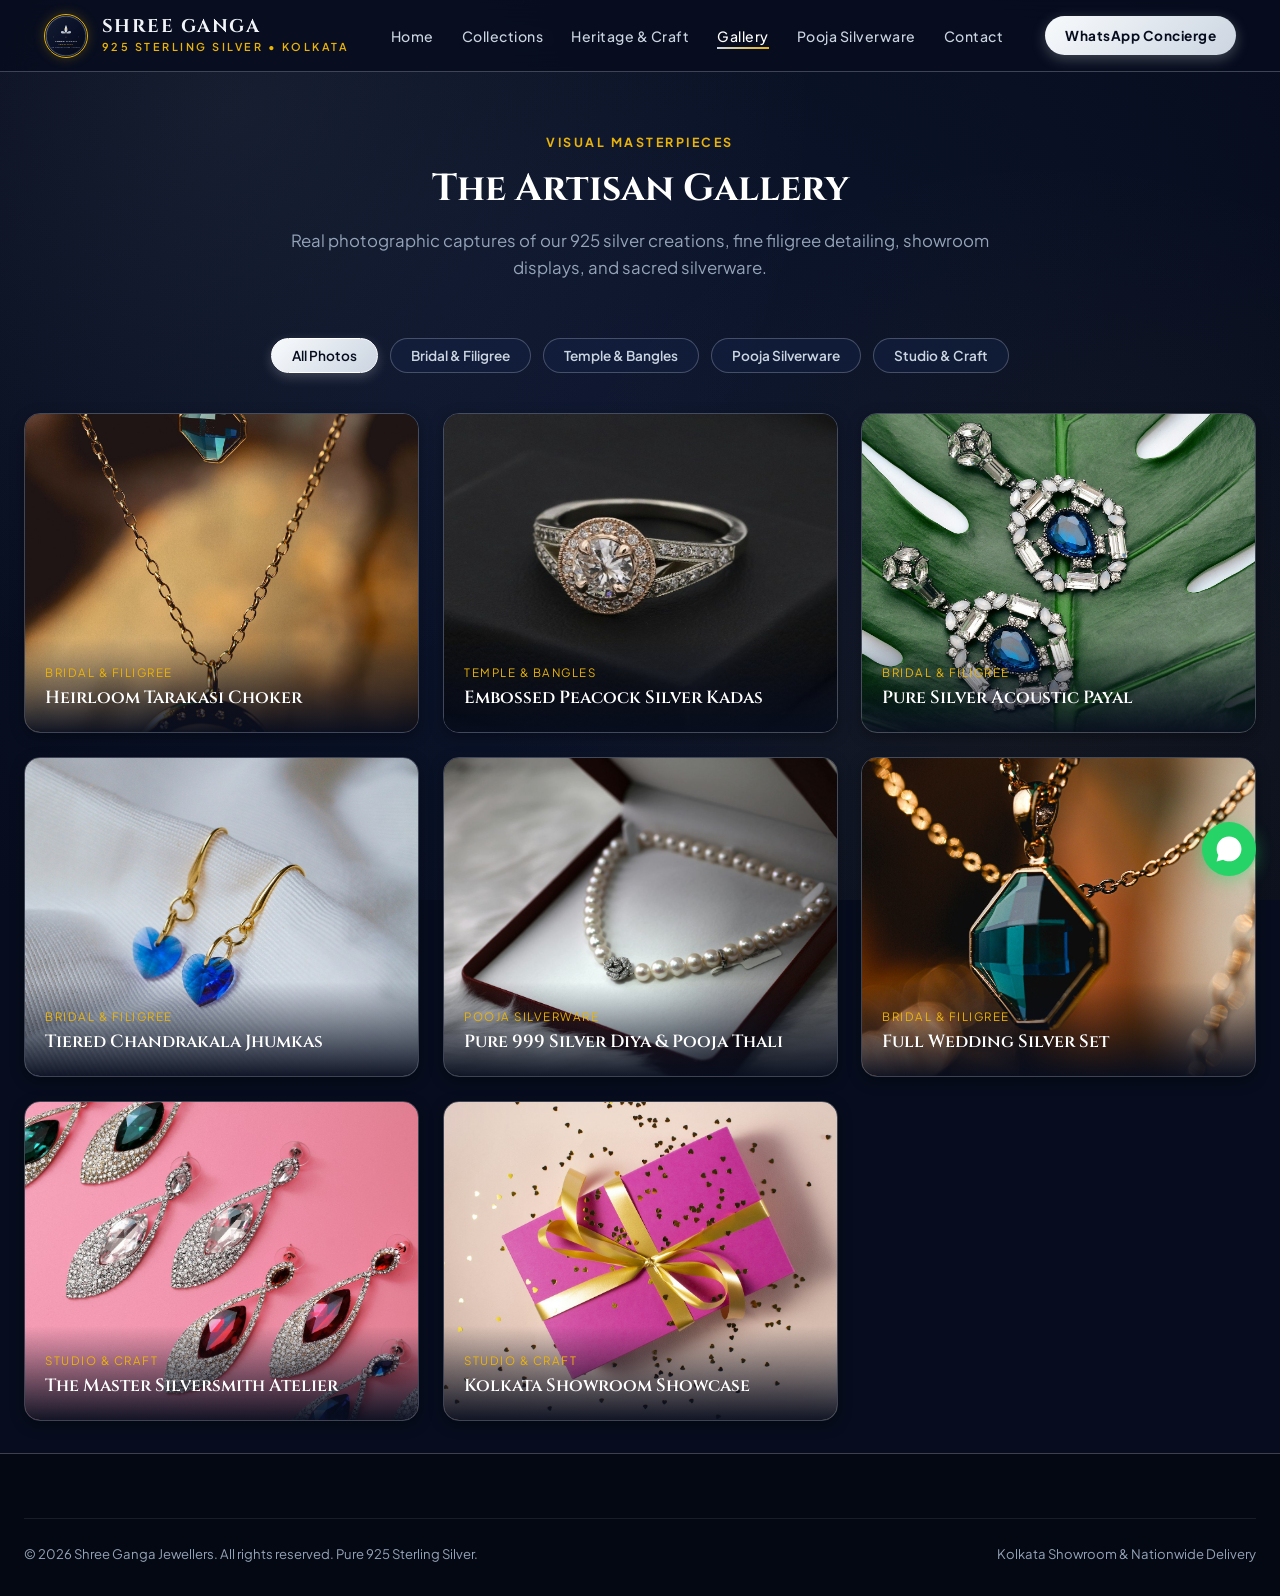
<file: gallery.html>
<!DOCTYPE html>
<html lang="en">
<head>
  <meta charset="UTF-8">
  <meta name="viewport" content="width=device-width, initial-scale=1.0">
  <title>Artisan Gallery — Shree Ganga Jewellers Kolkata</title>
  <meta name="description" content="Visual showcase of handcrafted 925 sterling silver jewelry, filigree masterpieces, bridal sets, and sacred silverware by Shree Ganga Jewellers Kolkata.">

  <!-- Favicons -->
  <link rel="icon" type="image/svg+xml" href="assets/images/favicon.svg">
  <link rel="icon" type="image/png" sizes="32x32" href="assets/images/favicon-32x32.png">
  <link rel="apple-touch-icon" href="assets/images/apple-touch-icon.png">

  <!-- Google Fonts -->
  <link rel="preconnect" href="https://fonts.googleapis.com">
  <link rel="preconnect" href="https://fonts.gstatic.com" crossorigin>
  <link href="https://fonts.googleapis.com/css2?family=Cinzel:wght@600;700;800;900&family=Plus+Jakarta+Sans:wght@400;500;600;700&display=swap" rel="stylesheet">

  <!-- Stylesheet -->
  <link rel="stylesheet" href="css/style.css">
</head>
<body>

  <!-- Navigation Header -->
  <header class="site-header">
    <div class="nav-container">
      <a href="index.html" class="brand-link">
        <img src="assets/images/logo.svg" alt="Shree Ganga Jewellers Logo" class="brand-logo-img">
        <div class="brand-text">
          <span class="brand-title">SHREE GANGA</span>
          <span class="brand-sub">925 STERLING SILVER &#8226; KOLKATA</span>
        </div>
      </a>

      <nav class="nav-desktop">
        <ul class="nav-links">
          <li><a href="index.html" class="nav-link">Home</a></li>
          <li><a href="collections.html" class="nav-link">Collections</a></li>
          <li><a href="heritage.html" class="nav-link">Heritage & Craft</a></li>
          <li><a href="gallery.html" class="nav-link active">Gallery</a></li>
          <li><a href="silverware.html" class="nav-link">Pooja Silverware</a></li>
          <li><a href="contact.html" class="nav-link">Contact</a></li>
        </ul>
      </nav>

      <div class="nav-actions">
        <a href="https://wa.me/919804228202" class="btn-cta-pill" target="_blank">
          WhatsApp Concierge
        </a>
        <button class="hamburger-toggle" aria-label="Toggle navigation menu" aria-expanded="false">
          <svg width="24" height="24" viewBox="0 0 24 24" fill="none" stroke="currentColor" stroke-width="2">
            <line x1="3" y1="12" x2="21" y2="12"></line>
            <line x1="3" y1="6" x2="21" y2="6"></line>
            <line x1="3" y1="18" x2="21" y2="18"></line>
          </svg>
        </button>
      </div>
    </div>
  </header>

  <!-- Mobile Drawer -->
  <div class="mobile-drawer">
    <ul class="mobile-drawer-links">
      <li><a href="index.html" class="mobile-drawer-link">Home</a></li>
      <li><a href="collections.html" class="mobile-drawer-link">Collections</a></li>
      <li><a href="heritage.html" class="mobile-drawer-link">Heritage & Craft</a></li>
      <li><a href="gallery.html" class="mobile-drawer-link active">Gallery</a></li>
      <li><a href="silverware.html" class="mobile-drawer-link">Pooja Silverware</a></li>
      <li><a href="contact.html" class="mobile-drawer-link">Contact & Studio</a></li>
    </ul>
    <div class="mobile-drawer-cta">
      <a href="https://wa.me/919804228202" class="btn-hero-primary" target="_blank">Direct WhatsApp Order</a>
      <a href="tel:+919804228202" class="btn-hero-secondary">Call: +91 98042 28202</a>
    </div>
  </div>

  <!-- Page Banner -->
  <section class="section" style="padding-top: 8rem; padding-bottom: 2rem;">
    <div class="container">
      <div class="section-header glide-in">
        <span class="section-tag">Visual Masterpieces</span>
        <h1 class="section-title">The Artisan Gallery</h1>
        <p class="section-subtitle">Real photographic captures of our 925 silver creations, fine filigree detailing, showroom displays, and sacred silverware.</p>
      </div>

      <!-- Horizontal Filter Rail -->
      <div class="filter-rail-wrap glide-in">
        <button class="filter-btn active" data-filter="all">All Photos</button>
        <button class="filter-btn" data-filter="bridal">Bridal & Filigree</button>
        <button class="filter-btn" data-filter="temple">Temple & Bangles</button>
        <button class="filter-btn" data-filter="silverware">Pooja Silverware</button>
        <button class="filter-btn" data-filter="studio">Studio & Craft</button>
      </div>

      <!-- Gallery Grid -->
      <div class="gallery-grid">
        <!-- Item 1 -->
        <div class="gallery-item glide-in stagger-1" data-category="bridal">
          <img src="assets/images/silver-filigree-necklace.jpg" alt="Bengali Filigree Choker" class="gallery-img">
          <div class="gallery-caption">
            <span class="gallery-cat">Bridal & Filigree</span>
            <div class="gallery-item-title">Heirloom Tarakasi Choker</div>
          </div>
        </div>

        <!-- Item 2 -->
        <div class="gallery-item glide-in stagger-2" data-category="temple">
          <img src="assets/images/silver-temple-bangles.jpg" alt="Nakshi Temple Kadas" class="gallery-img">
          <div class="gallery-caption">
            <span class="gallery-cat">Temple & Bangles</span>
            <div class="gallery-item-title">Embossed Peacock Silver Kadas</div>
          </div>
        </div>

        <!-- Item 3 -->
        <div class="gallery-item glide-in stagger-3" data-category="bridal">
          <img src="assets/images/silver-payal-anklets.jpg" alt="Bridal Ghungroo Payal" class="gallery-img">
          <div class="gallery-caption">
            <span class="gallery-cat">Bridal & Filigree</span>
            <div class="gallery-item-title">Pure Silver Acoustic Payal</div>
          </div>
        </div>

        <!-- Item 4 -->
        <div class="gallery-item glide-in stagger-1" data-category="bridal">
          <img src="assets/images/silver-jhumkas-earrings.jpg" alt="Antique Silver Jhumkas" class="gallery-img">
          <div class="gallery-caption">
            <span class="gallery-cat">Bridal & Filigree</span>
            <div class="gallery-item-title">Tiered Chandrakala Jhumkas</div>
          </div>
        </div>

        <!-- Item 5 -->
        <div class="gallery-item glide-in stagger-2" data-category="silverware">
          <img src="assets/images/silver-pooja-diya-thali.jpg" alt="Sacred Pooja Silverware" class="gallery-img">
          <div class="gallery-caption">
            <span class="gallery-cat">Pooja Silverware</span>
            <div class="gallery-item-title">Pure 999 Silver Diya & Pooja Thali</div>
          </div>
        </div>

        <!-- Item 6 -->
        <div class="gallery-item glide-in stagger-3" data-category="bridal">
          <img src="assets/images/silver-bridal-set.jpg" alt="Royal Silver Bridal Set" class="gallery-img">
          <div class="gallery-caption">
            <span class="gallery-cat">Bridal & Filigree</span>
            <div class="gallery-item-title">Full Wedding Silver Set</div>
          </div>
        </div>

        <!-- Item 7 -->
        <div class="gallery-item glide-in stagger-1" data-category="studio">
          <img src="assets/images/silver-artisan-craftsmanship.jpg" alt="Silversmith Handcrafting" class="gallery-img">
          <div class="gallery-caption">
            <span class="gallery-cat">Studio & Craft</span>
            <div class="gallery-item-title">The Master Silversmith Atelier</div>
          </div>
        </div>

        <!-- Item 8 -->
        <div class="gallery-item glide-in stagger-2" data-category="studio">
          <img src="assets/images/silver-showroom-display.jpg" alt="Showroom Boutique Display" class="gallery-img">
          <div class="gallery-caption">
            <span class="gallery-cat">Studio & Craft</span>
            <div class="gallery-item-title">Kolkata Showroom Showcase</div>
          </div>
        </div>
      </div>
    </div>
  </section>

  <!-- Footer -->
  <footer class="site-footer">
    <div class="container">
      <div class="footer-bottom">
        <div>&copy; 2026 Shree Ganga Jewellers. All rights reserved. Pure 925 Sterling Silver.</div>
        <div>Kolkata Showroom & Nationwide Delivery</div>
      </div>
    </div>
  </footer>

  <a href="https://wa.me/919804228202" class="floating-wa-btn" aria-label="Chat on WhatsApp" target="_blank">
    <svg width="30" height="30" viewBox="0 0 24 24" fill="currentColor"><path d="M12.04 2C6.58 2 2.13 6.45 2.13 11.91C2.13 13.66 2.59 15.36 3.45 16.86L2.05 22L7.3 20.62C8.75 21.41 10.38 21.83 12.04 21.83C17.5 21.83 21.95 17.38 21.95 11.92C21.95 9.27 20.92 6.78 19.05 4.91C17.18 3.03 14.69 2 12.04 2Z"/></svg>
  </a>

  <script src="js/main.js"></script>
</body>
</html>
</file>
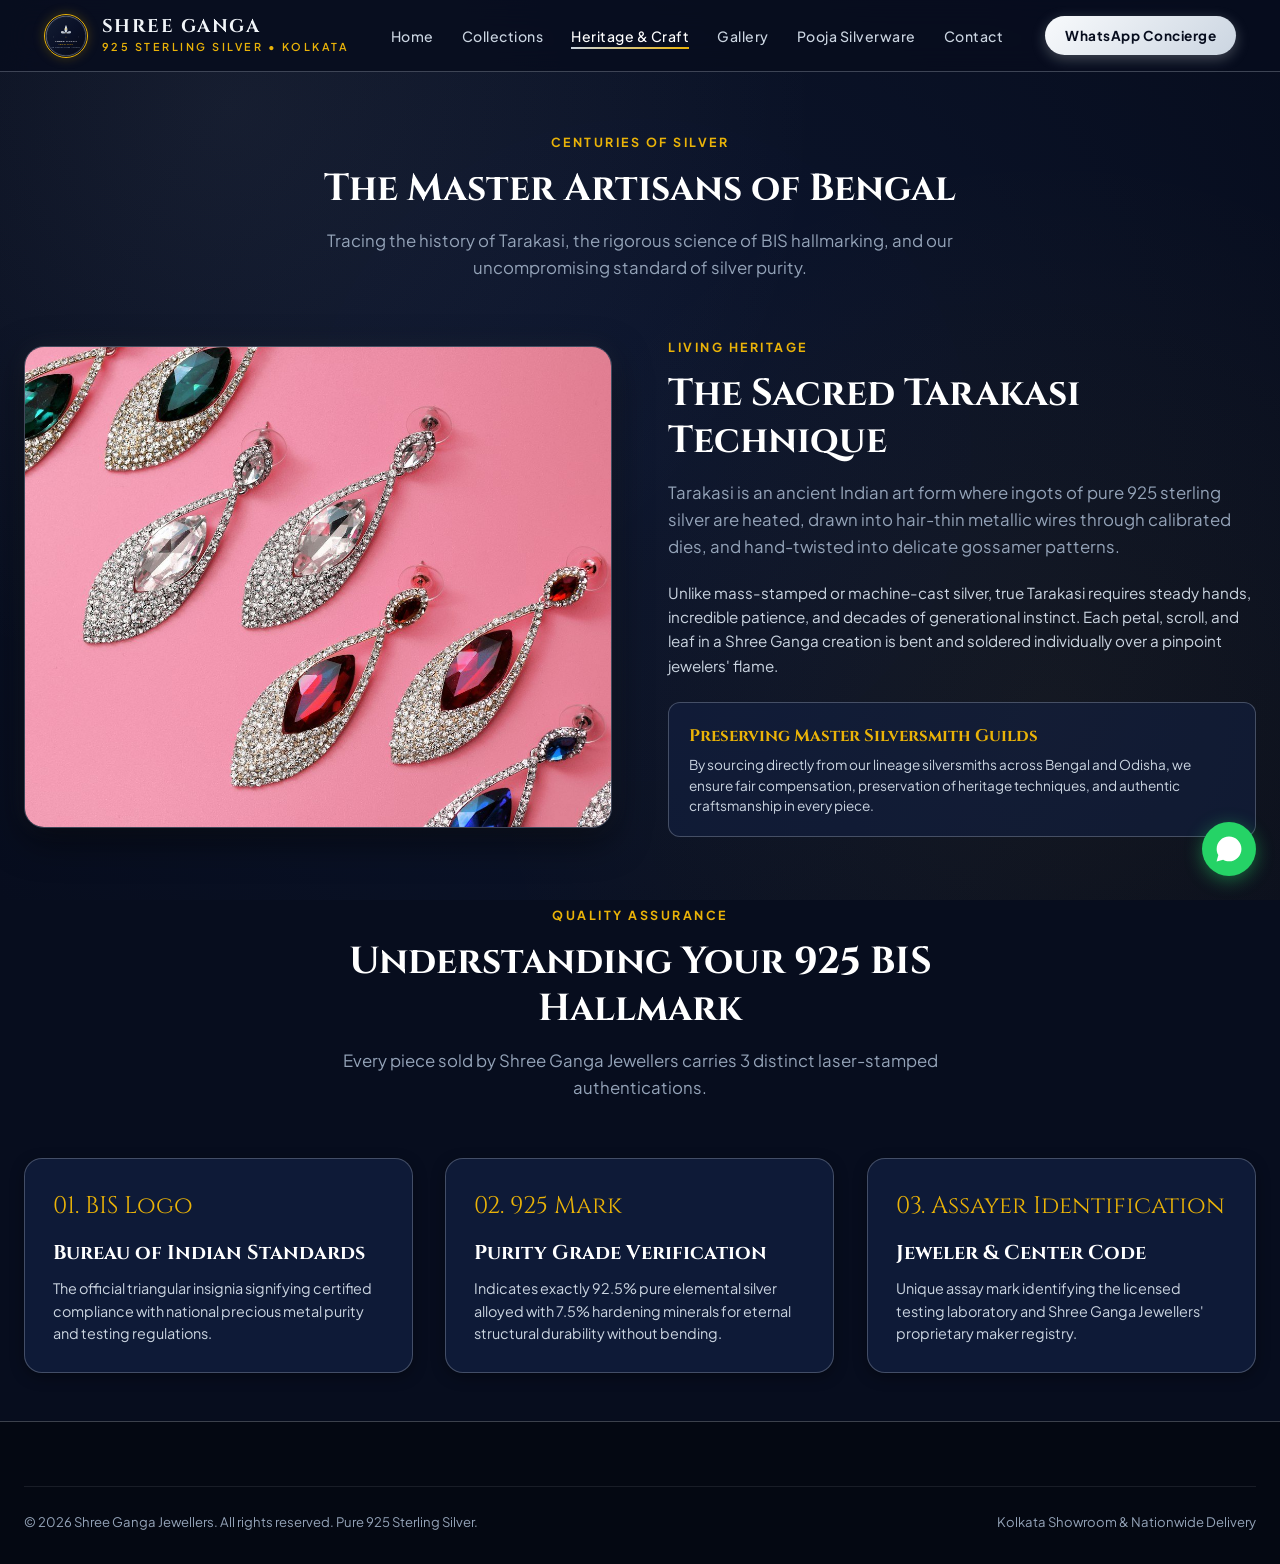
<file: heritage.html>
<!DOCTYPE html>
<html lang="en">
<head>
  <meta charset="UTF-8">
  <meta name="viewport" content="width=device-width, initial-scale=1.0">
  <title>Heritage & Craftsmanship — Shree Ganga Jewellers Kolkata</title>
  <meta name="description" content="Discover the centuries-old legacy of Bengali silver filigree (Tarakasi), BIS hallmarking standards, and the artisan families behind Shree Ganga Jewellers.">

  <!-- Favicons -->
  <link rel="icon" type="image/svg+xml" href="assets/images/favicon.svg">
  <link rel="icon" type="image/png" sizes="32x32" href="assets/images/favicon-32x32.png">
  <link rel="apple-touch-icon" href="assets/images/apple-touch-icon.png">

  <!-- Google Fonts -->
  <link rel="preconnect" href="https://fonts.googleapis.com">
  <link rel="preconnect" href="https://fonts.gstatic.com" crossorigin>
  <link href="https://fonts.googleapis.com/css2?family=Cinzel:wght@600;700;800;900&family=Plus+Jakarta+Sans:wght@400;500;600;700&display=swap" rel="stylesheet">

  <!-- Stylesheet -->
  <link rel="stylesheet" href="css/style.css">
</head>
<body>

  <!-- Navigation Header -->
  <header class="site-header">
    <div class="nav-container">
      <a href="index.html" class="brand-link">
        <img src="assets/images/logo.svg" alt="Shree Ganga Jewellers Logo" class="brand-logo-img">
        <div class="brand-text">
          <span class="brand-title">SHREE GANGA</span>
          <span class="brand-sub">925 STERLING SILVER &#8226; KOLKATA</span>
        </div>
      </a>

      <nav class="nav-desktop">
        <ul class="nav-links">
          <li><a href="index.html" class="nav-link">Home</a></li>
          <li><a href="collections.html" class="nav-link">Collections</a></li>
          <li><a href="heritage.html" class="nav-link active">Heritage & Craft</a></li>
          <li><a href="gallery.html" class="nav-link">Gallery</a></li>
          <li><a href="silverware.html" class="nav-link">Pooja Silverware</a></li>
          <li><a href="contact.html" class="nav-link">Contact</a></li>
        </ul>
      </nav>

      <div class="nav-actions">
        <a href="https://wa.me/919804228202" class="btn-cta-pill" target="_blank">
          WhatsApp Concierge
        </a>
        <button class="hamburger-toggle" aria-label="Toggle navigation menu" aria-expanded="false">
          <svg width="24" height="24" viewBox="0 0 24 24" fill="none" stroke="currentColor" stroke-width="2">
            <line x1="3" y1="12" x2="21" y2="12"></line>
            <line x1="3" y1="6" x2="21" y2="6"></line>
            <line x1="3" y1="18" x2="21" y2="18"></line>
          </svg>
        </button>
      </div>
    </div>
  </header>

  <!-- Mobile Drawer -->
  <div class="mobile-drawer">
    <ul class="mobile-drawer-links">
      <li><a href="index.html" class="mobile-drawer-link">Home</a></li>
      <li><a href="collections.html" class="mobile-drawer-link">Collections</a></li>
      <li><a href="heritage.html" class="mobile-drawer-link active">Heritage & Craft</a></li>
      <li><a href="gallery.html" class="mobile-drawer-link">Gallery</a></li>
      <li><a href="silverware.html" class="mobile-drawer-link">Pooja Silverware</a></li>
      <li><a href="contact.html" class="mobile-drawer-link">Contact & Studio</a></li>
    </ul>
    <div class="mobile-drawer-cta">
      <a href="https://wa.me/919804228202" class="btn-hero-primary" target="_blank">Direct WhatsApp Order</a>
      <a href="tel:+919804228202" class="btn-hero-secondary">Call: +91 98042 28202</a>
    </div>
  </div>

  <!-- Page Banner -->
  <section class="section" style="padding-top: 8rem; padding-bottom: 3rem;">
    <div class="container">
      <div class="section-header glide-in">
        <span class="section-tag">Centuries of Silver</span>
        <h1 class="section-title">The Master Artisans of Bengal</h1>
        <p class="section-subtitle">Tracing the history of Tarakasi, the rigorous science of BIS hallmarking, and our uncompromising standard of silver purity.</p>
      </div>

      <div class="craft-split" style="margin-bottom: 4rem;">
        <div class="craft-visual glide-in">
          <img src="assets/images/silver-artisan-craftsmanship.jpg" alt="Artisan drawing silver wire" class="craft-img">
        </div>
        <div class="craft-info glide-in">
          <span class="section-tag">Living Heritage</span>
          <h2 class="section-title">The Sacred Tarakasi Technique</h2>
          <p class="section-subtitle" style="text-align: left; margin-bottom: 1.25rem;">
            Tarakasi is an ancient Indian art form where ingots of pure 925 sterling silver are heated, drawn into hair-thin metallic wires through calibrated dies, and hand-twisted into delicate gossamer patterns.
          </p>
          <p style="color: var(--text-secondary); font-size: 0.95rem; line-height: 1.6; margin-bottom: 1.5rem;">
            Unlike mass-stamped or machine-cast silver, true Tarakasi requires steady hands, incredible patience, and decades of generational instinct. Each petal, scroll, and leaf in a Shree Ganga creation is bent and soldered individually over a pinpoint jewelers' flame.
          </p>

          <div style="background: rgba(19, 32, 66, 0.6); border: 1px solid var(--silver-border); border-radius: 12px; padding: 1.25rem;">
            <h4 style="font-family: var(--font-serif); font-size: 1.05rem; color: var(--vermeil-gold); margin-bottom: 0.35rem;">Preserving Master Silversmith Guilds</h4>
            <p style="font-size: 0.85rem; color: var(--text-secondary); line-height: 1.5;">
              By sourcing directly from our lineage silversmiths across Bengal and Odisha, we ensure fair compensation, preservation of heritage techniques, and authentic craftsmanship in every piece.
            </p>
          </div>
        </div>
      </div>

      <!-- Hallmark Breakdown Cards -->
      <div class="section-header glide-in" style="margin-top: 2rem;">
        <span class="section-tag">Quality Assurance</span>
        <h2 class="section-title">Understanding Your 925 BIS Hallmark</h2>
        <p class="section-subtitle">Every piece sold by Shree Ganga Jewellers carries 3 distinct laser-stamped authentications.</p>
      </div>

      <div class="collections-grid">
        <div class="collection-card glide-in stagger-1" style="padding: 1.75rem;">
          <div style="font-family: var(--font-serif); font-size: 1.5rem; color: var(--vermeil-gold); margin-bottom: 0.75rem;">01. BIS Logo</div>
          <h3 style="font-family: var(--font-serif); font-size: 1.25rem; color: #fff; margin-bottom: 0.5rem;">Bureau of Indian Standards</h3>
          <p style="font-size: 0.9rem; color: var(--text-secondary); line-height: 1.55;">
            The official triangular insignia signifying certified compliance with national precious metal purity and testing regulations.
          </p>
        </div>

        <div class="collection-card glide-in stagger-2" style="padding: 1.75rem;">
          <div style="font-family: var(--font-serif); font-size: 1.5rem; color: var(--vermeil-gold); margin-bottom: 0.75rem;">02. 925 Mark</div>
          <h3 style="font-family: var(--font-serif); font-size: 1.25rem; color: #fff; margin-bottom: 0.5rem;">Purity Grade Verification</h3>
          <p style="font-size: 0.9rem; color: var(--text-secondary); line-height: 1.55;">
            Indicates exactly 92.5% pure elemental silver alloyed with 7.5% hardening minerals for eternal structural durability without bending.
          </p>
        </div>

        <div class="collection-card glide-in stagger-3" style="padding: 1.75rem;">
          <div style="font-family: var(--font-serif); font-size: 1.5rem; color: var(--vermeil-gold); margin-bottom: 0.75rem;">03. Assayer Identification</div>
          <h3 style="font-family: var(--font-serif); font-size: 1.25rem; color: #fff; margin-bottom: 0.5rem;">Jeweler & Center Code</h3>
          <p style="font-size: 0.9rem; color: var(--text-secondary); line-height: 1.55;">
            Unique assay mark identifying the licensed testing laboratory and Shree Ganga Jewellers' proprietary maker registry.
          </p>
        </div>
      </div>
    </div>
  </section>

  <!-- Footer -->
  <footer class="site-footer">
    <div class="container">
      <div class="footer-bottom">
        <div>&copy; 2026 Shree Ganga Jewellers. All rights reserved. Pure 925 Sterling Silver.</div>
        <div>Kolkata Showroom & Nationwide Delivery</div>
      </div>
    </div>
  </footer>

  <a href="https://wa.me/919804228202" class="floating-wa-btn" aria-label="Chat on WhatsApp" target="_blank">
    <svg width="30" height="30" viewBox="0 0 24 24" fill="currentColor"><path d="M12.04 2C6.58 2 2.13 6.45 2.13 11.91C2.13 13.66 2.59 15.36 3.45 16.86L2.05 22L7.3 20.62C8.75 21.41 10.38 21.83 12.04 21.83C17.5 21.83 21.95 17.38 21.95 11.92C21.95 9.27 20.92 6.78 19.05 4.91C17.18 3.03 14.69 2 12.04 2Z"/></svg>
  </a>

  <script src="js/main.js"></script>
</body>
</html>
</file>
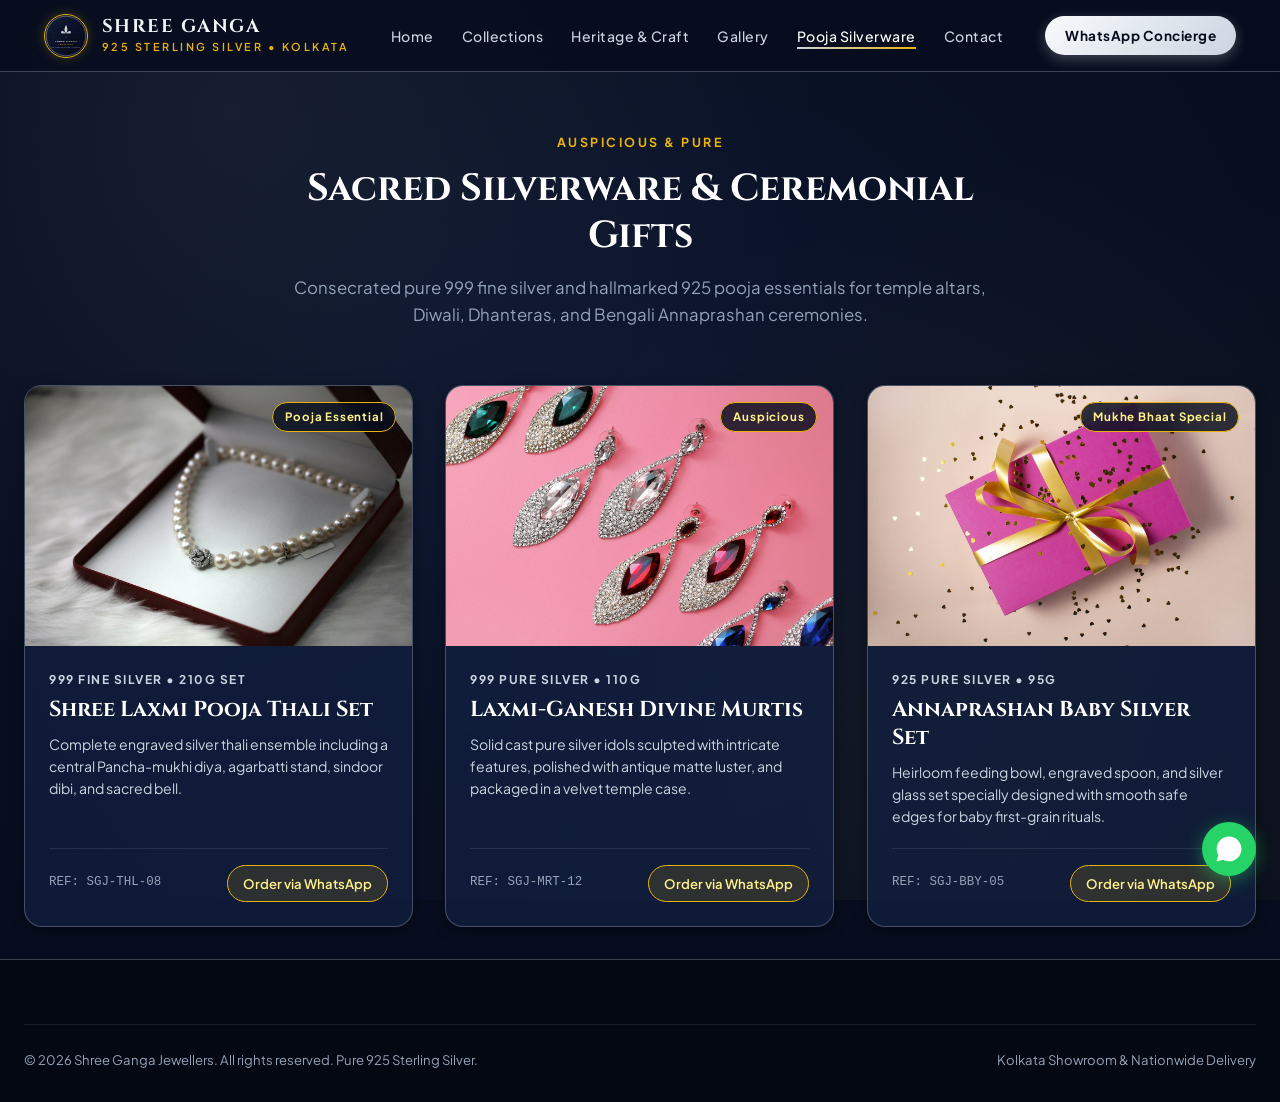
<file: silverware.html>
<!DOCTYPE html>
<html lang="en">
<head>
  <meta charset="UTF-8">
  <meta name="viewport" content="width=device-width, initial-scale=1.0">
  <title>Pooja Silverware & Sacred Articles — Shree Ganga Jewellers Kolkata</title>
  <meta name="description" content="Pure 999 and 925 hallmarked silver pooja articles, handcrafted silver diyas, laxmi ganesh murtis, silver thalis, and traditional Bengali baby Annaprashan gifts.">

  <!-- Favicons -->
  <link rel="icon" type="image/svg+xml" href="assets/images/favicon.svg">
  <link rel="icon" type="image/png" sizes="32x32" href="assets/images/favicon-32x32.png">
  <link rel="apple-touch-icon" href="assets/images/apple-touch-icon.png">

  <!-- Google Fonts -->
  <link rel="preconnect" href="https://fonts.googleapis.com">
  <link rel="preconnect" href="https://fonts.gstatic.com" crossorigin>
  <link href="https://fonts.googleapis.com/css2?family=Cinzel:wght@600;700;800;900&family=Plus+Jakarta+Sans:wght@400;500;600;700&display=swap" rel="stylesheet">

  <!-- Stylesheet -->
  <link rel="stylesheet" href="css/style.css">
</head>
<body>

  <!-- Navigation Header -->
  <header class="site-header">
    <div class="nav-container">
      <a href="index.html" class="brand-link">
        <img src="assets/images/logo.svg" alt="Shree Ganga Jewellers Logo" class="brand-logo-img">
        <div class="brand-text">
          <span class="brand-title">SHREE GANGA</span>
          <span class="brand-sub">925 STERLING SILVER &#8226; KOLKATA</span>
        </div>
      </a>

      <nav class="nav-desktop">
        <ul class="nav-links">
          <li><a href="index.html" class="nav-link">Home</a></li>
          <li><a href="collections.html" class="nav-link">Collections</a></li>
          <li><a href="heritage.html" class="nav-link">Heritage & Craft</a></li>
          <li><a href="gallery.html" class="nav-link">Gallery</a></li>
          <li><a href="silverware.html" class="nav-link active">Pooja Silverware</a></li>
          <li><a href="contact.html" class="nav-link">Contact</a></li>
        </ul>
      </nav>

      <div class="nav-actions">
        <a href="https://wa.me/919804228202" class="btn-cta-pill" target="_blank">
          WhatsApp Concierge
        </a>
        <button class="hamburger-toggle" aria-label="Toggle navigation menu" aria-expanded="false">
          <svg width="24" height="24" viewBox="0 0 24 24" fill="none" stroke="currentColor" stroke-width="2">
            <line x1="3" y1="12" x2="21" y2="12"></line>
            <line x1="3" y1="6" x2="21" y2="6"></line>
            <line x1="3" y1="18" x2="21" y2="18"></line>
          </svg>
        </button>
      </div>
    </div>
  </header>

  <!-- Mobile Drawer -->
  <div class="mobile-drawer">
    <ul class="mobile-drawer-links">
      <li><a href="index.html" class="mobile-drawer-link">Home</a></li>
      <li><a href="collections.html" class="mobile-drawer-link">Collections</a></li>
      <li><a href="heritage.html" class="mobile-drawer-link">Heritage & Craft</a></li>
      <li><a href="gallery.html" class="mobile-drawer-link">Gallery</a></li>
      <li><a href="silverware.html" class="mobile-drawer-link active">Pooja Silverware</a></li>
      <li><a href="contact.html" class="mobile-drawer-link">Contact & Studio</a></li>
    </ul>
    <div class="mobile-drawer-cta">
      <a href="https://wa.me/919804228202" class="btn-hero-primary" target="_blank">Direct WhatsApp Order</a>
      <a href="tel:+919804228202" class="btn-hero-secondary">Call: +91 98042 28202</a>
    </div>
  </div>

  <!-- Page Banner -->
  <section class="section" style="padding-top: 8rem; padding-bottom: 2rem;">
    <div class="container">
      <div class="section-header glide-in">
        <span class="section-tag">Auspicious & Pure</span>
        <h1 class="section-title">Sacred Silverware & Ceremonial Gifts</h1>
        <p class="section-subtitle">Consecrated pure 999 fine silver and hallmarked 925 pooja essentials for temple altars, Diwali, Dhanteras, and Bengali Annaprashan ceremonies.</p>
      </div>

      <div class="collections-grid">
        <!-- Item 1 -->
        <div class="collection-card glide-in stagger-1">
          <div class="collection-image-wrap">
            <img src="assets/images/silver-pooja-diya-thali.jpg" alt="Pure Silver Pooja Thali Set" class="collection-img">
            <span class="collection-badge">Pooja Essential</span>
          </div>
          <div class="collection-body">
            <span class="collection-purity">999 Fine Silver &#8226; 210g Set</span>
            <h3 class="collection-title">Shree Laxmi Pooja Thali Set</h3>
            <p class="collection-desc">Complete engraved silver thali ensemble including a central Pancha-mukhi diya, agarbatti stand, sindoor dibi, and sacred bell.</p>
            <div class="collection-footer">
              <span class="item-sku">REF: SGJ-THL-08</span>
              <a href="https://wa.me/919804228202?text=Inquiring%20about%20Pooja%20Thali%20Set%20REF:%20SGJ-THL-08" class="btn-card-inquire" target="_blank">Order via WhatsApp</a>
            </div>
          </div>
        </div>

        <!-- Item 2 -->
        <div class="collection-card glide-in stagger-2">
          <div class="collection-image-wrap">
            <img src="assets/images/silver-artisan-craftsmanship.jpg" alt="Pure Silver Murtis" class="collection-img">
            <span class="collection-badge">Auspicious</span>
          </div>
          <div class="collection-body">
            <span class="collection-purity">999 Pure Silver &#8226; 110g</span>
            <h3 class="collection-title">Laxmi-Ganesh Divine Murtis</h3>
            <p class="collection-desc">Solid cast pure silver idols sculpted with intricate features, polished with antique matte luster, and packaged in a velvet temple case.</p>
            <div class="collection-footer">
              <span class="item-sku">REF: SGJ-MRT-12</span>
              <a href="https://wa.me/919804228202?text=Inquiring%20about%20Laxmi-Ganesh%20Murtis%20REF:%20SGJ-MRT-12" class="btn-card-inquire" target="_blank">Order via WhatsApp</a>
            </div>
          </div>
        </div>

        <!-- Item 3 -->
        <div class="collection-card glide-in stagger-3">
          <div class="collection-image-wrap">
            <img src="assets/images/silver-showroom-display.jpg" alt="Bengali Annaprashan Silver Set" class="collection-img">
            <span class="collection-badge">Mukhe Bhaat Special</span>
          </div>
          <div class="collection-body">
            <span class="collection-purity">925 Pure Silver &#8226; 95g</span>
            <h3 class="collection-title">Annaprashan Baby Silver Set</h3>
            <p class="collection-desc">Heirloom feeding bowl, engraved spoon, and silver glass set specially designed with smooth safe edges for baby first-grain rituals.</p>
            <div class="collection-footer">
              <span class="item-sku">REF: SGJ-BBY-05</span>
              <a href="https://wa.me/919804228202?text=Inquiring%20about%20Annaprashan%20Set%20REF:%20SGJ-BBY-05" class="btn-card-inquire" target="_blank">Order via WhatsApp</a>
            </div>
          </div>
        </div>
      </div>
    </div>
  </section>

  <!-- Footer -->
  <footer class="site-footer">
    <div class="container">
      <div class="footer-bottom">
        <div>&copy; 2026 Shree Ganga Jewellers. All rights reserved. Pure 925 Sterling Silver.</div>
        <div>Kolkata Showroom & Nationwide Delivery</div>
      </div>
    </div>
  </footer>

  <a href="https://wa.me/919804228202" class="floating-wa-btn" aria-label="Chat on WhatsApp" target="_blank">
    <svg width="30" height="30" viewBox="0 0 24 24" fill="currentColor"><path d="M12.04 2C6.58 2 2.13 6.45 2.13 11.91C2.13 13.66 2.59 15.36 3.45 16.86L2.05 22L7.3 20.62C8.75 21.41 10.38 21.83 12.04 21.83C17.5 21.83 21.95 17.38 21.95 11.92C21.95 9.27 20.92 6.78 19.05 4.91C17.18 3.03 14.69 2 12.04 2Z"/></svg>
  </a>

  <script src="js/main.js"></script>
</body>
</html>
</file>
<file: css/style.css>
/* ==========================================================================
   Shree Ganga Jewellers — 925 Sterling Silver & Bengali Heritage Filigree
   Archetype: Warm Heritage / Artisanal (Silver & Sapphire with Gold Vermeil)
   ========================================================================== */

:root {
  --primary-silver: #f1f5f9;
  --sterling-bright: #ffffff;
  --silver-shimmer: #cbd5e1;
  --silver-muted: #94a3b8;
  --silver-border: rgba(203, 213, 225, 0.28);
  --regal-sapphire-dark: #070d1e;
  --regal-sapphire: #0d1730;
  --regal-sapphire-card: #132042;
  --regal-sapphire-light: #1b2d5c;
  --vermeil-gold: #eab308;
  --vermeil-light: #fef08a;
  --text-primary: #f8fafc;
  --text-secondary: #cbd5e1;
  --text-muted: #94a3b8;
  --accent-glow: rgba(226, 232, 240, 0.18);
  --gold-glow: rgba(234, 179, 8, 0.25);
  --card-bg: rgba(19, 32, 66, 0.72);
  --card-hover: rgba(27, 45, 92, 0.85);
  --nav-bg: rgba(7, 13, 30, 0.88);
  --font-serif: 'Cinzel', 'Playfair Display', Georgia, serif;
  --font-sans: 'Plus Jakarta Sans', -apple-system, BlinkMacSystemFont, 'Segoe UI', Roboto, sans-serif;
  --transition: all 0.35s cubic-bezier(0.16, 1, 0.3, 1);
  --shadow-sm: 0 4px 14px rgba(0, 0, 0, 0.35);
  --shadow-lg: 0 12px 36px rgba(0, 0, 0, 0.55), 0 0 24px rgba(203, 213, 225, 0.08);
}

*, *::before, *::after {
  box-sizing: border-box;
  margin: 0;
  padding: 0;
}

html {
  font-size: 16px;
  scroll-behavior: smooth;
  -webkit-font-smoothing: antialiased;
  -moz-osx-font-smoothing: grayscale;
}

body {
  font-family: var(--font-sans);
  background-color: var(--regal-sapphire-dark);
  color: var(--text-primary);
  line-height: 1.6;
  overflow-x: hidden;
  position: relative;
}

/* Background Atmosphere */
body::before {
  content: '';
  position: fixed;
  top: 0;
  left: 0;
  width: 100vw;
  height: 100vh;
  background: 
    radial-gradient(circle at 18% 12%, rgba(203, 213, 225, 0.07) 0%, transparent 45%),
    radial-gradient(circle at 82% 80%, rgba(234, 179, 8, 0.05) 0%, transparent 45%),
    radial-gradient(circle at 50% 50%, rgba(13, 23, 48, 0.95) 0%, #070d1e 100%);
  pointer-events: none;
  z-index: -1;
}

/* ==========================================================================
   Navigation Bar
   ========================================================================== */
.site-header {
  position: fixed;
  top: 0;
  left: 0;
  width: 100%;
  z-index: 1000;
  background: var(--nav-bg);
  backdrop-filter: blur(14px);
  -webkit-backdrop-filter: blur(14px);
  border-bottom: 1px solid var(--silver-border);
  transition: var(--transition);
}

.nav-container {
  max-width: 1240px;
  margin: 0 auto;
  padding: 0.85rem 1.5rem;
  display: flex;
  align-items: center;
  justify-content: space-between;
}

.brand-link {
  display: flex;
  align-items: center;
  gap: 0.85rem;
  text-decoration: none;
  color: var(--text-primary);
}

.brand-logo-img {
  width: 44px;
  height: 44px;
  border-radius: 50%;
  object-fit: cover;
  border: 1.5px solid var(--vermeil-gold);
  box-shadow: 0 0 12px var(--gold-glow);
}

.brand-text {
  display: flex;
  flex-direction: column;
}

.brand-title {
  font-family: var(--font-serif);
  font-size: 1.15rem;
  font-weight: 700;
  letter-spacing: 1.5px;
  color: var(--primary-silver);
  line-height: 1.2;
}

.brand-sub {
  font-size: 0.68rem;
  letter-spacing: 2.5px;
  color: var(--vermeil-gold);
  text-transform: uppercase;
  font-weight: 600;
}

.nav-links {
  display: flex;
  align-items: center;
  gap: 1.75rem;
  list-style: none;
}

.nav-link {
  text-decoration: none;
  font-size: 0.88rem;
  font-weight: 500;
  letter-spacing: 0.5px;
  color: var(--text-secondary);
  transition: var(--transition);
  position: relative;
  padding: 0.25rem 0;
}

.nav-link:hover,
.nav-link.active {
  color: var(--sterling-bright);
}

.nav-link::after {
  content: '';
  position: absolute;
  bottom: 0;
  left: 0;
  width: 0;
  height: 2px;
  background: linear-gradient(90deg, var(--silver-shimmer), var(--vermeil-gold));
  transition: var(--transition);
}

.nav-link:hover::after,
.nav-link.active::after {
  width: 100%;
}

.nav-actions {
  display: flex;
  align-items: center;
  gap: 1rem;
}

.btn-cta-pill {
  display: inline-flex;
  align-items: center;
  gap: 0.5rem;
  padding: 0.55rem 1.25rem;
  background: linear-gradient(135deg, #f8fafc 0%, #cbd5e1 100%);
  color: var(--regal-sapphire-dark);
  font-size: 0.85rem;
  font-weight: 700;
  letter-spacing: 0.5px;
  text-decoration: none;
  border-radius: 999px;
  box-shadow: 0 4px 14px rgba(248, 250, 252, 0.25);
  transition: var(--transition);
}

.btn-cta-pill:hover {
  transform: translateY(-2px);
  box-shadow: 0 6px 20px rgba(248, 250, 252, 0.4);
}

.hamburger-toggle {
  display: none;
  background: rgba(255, 255, 255, 0.08);
  border: 1px solid var(--silver-border);
  color: var(--text-primary);
  width: 40px;
  height: 40px;
  border-radius: 50%;
  cursor: pointer;
  align-items: center;
  justify-content: center;
  transition: var(--transition);
}

.hamburger-toggle:hover {
  background: rgba(255, 255, 255, 0.16);
}

/* Mobile Drawer */
.mobile-drawer {
  position: fixed;
  top: 66px;
  left: 0;
  width: 100%;
  height: calc(100dvh - 66px);
  background: rgba(7, 13, 30, 0.98);
  backdrop-filter: blur(20px);
  -webkit-backdrop-filter: blur(20px);
  z-index: 999;
  padding: 2rem 1.5rem;
  display: flex;
  flex-direction: column;
  justify-content: space-between;
  transform: translateX(-100%);
  transition: transform 0.4s cubic-bezier(0.16, 1, 0.3, 1);
  overflow-y: auto;
}

.mobile-drawer.active {
  transform: translateX(0);
}

.mobile-drawer-links {
  list-style: none;
  display: flex;
  flex-direction: column;
  gap: 1.25rem;
}

.mobile-drawer-link {
  font-family: var(--font-serif);
  font-size: 1.45rem;
  color: var(--text-primary);
  text-decoration: none;
  display: block;
  padding: 0.5rem 0;
  border-bottom: 1px solid rgba(203, 213, 225, 0.12);
  transition: var(--transition);
}

.mobile-drawer-link:hover,
.mobile-drawer-link.active {
  color: var(--vermeil-gold);
  padding-left: 0.5rem;
}

.mobile-drawer-cta {
  display: flex;
  flex-direction: column;
  gap: 1rem;
  padding-top: 1.5rem;
}

/* ==========================================================================
   Hero Section with 16:9 Video
   ========================================================================== */
.hero-section {
  position: relative;
  min-height: 94vh;
  display: flex;
  align-items: center;
  padding: 7rem 1.5rem 3.5rem;
  overflow: hidden;
}

.hero-video-bg {
  position: absolute;
  top: 0;
  left: 0;
  width: 100%;
  height: 100%;
  object-fit: cover;
  z-index: 0;
  opacity: 0.42;
  filter: contrast(1.08) brightness(0.92);
}

.hero-overlay {
  position: absolute;
  top: 0;
  left: 0;
  width: 100%;
  height: 100%;
  background: linear-gradient(
    180deg,
    rgba(7, 13, 30, 0.72) 0%,
    rgba(7, 13, 30, 0.88) 60%,
    rgba(7, 13, 30, 1) 100%
  );
  z-index: 1;
}

.hero-container {
  position: relative;
  z-index: 2;
  max-width: 1240px;
  margin: 0 auto;
  width: 100%;
}

.hero-content {
  max-width: 780px;
}

.hero-badge {
  display: inline-flex;
  align-items: center;
  gap: 0.65rem;
  padding: 0.4rem 1rem;
  background: rgba(19, 32, 66, 0.85);
  border: 1px solid var(--silver-border);
  border-radius: 999px;
  font-size: 0.78rem;
  font-weight: 600;
  letter-spacing: 1.2px;
  color: var(--silver-shimmer);
  text-transform: uppercase;
  margin-bottom: 1.25rem;
  box-shadow: 0 4px 12px rgba(0, 0, 0, 0.25);
}

.live-beacon {
  width: 8px;
  height: 8px;
  background: #22c55e;
  border-radius: 50%;
  box-shadow: 0 0 10px #22c55e;
  animation: beaconPulse 2s infinite ease-in-out;
}

@keyframes beaconPulse {
  0%, 100% { opacity: 1; transform: scale(1); }
  50% { opacity: 0.4; transform: scale(0.85); }
}

.hero-title {
  font-family: var(--font-serif);
  font-size: 3.25rem;
  font-weight: 700;
  line-height: 1.18;
  letter-spacing: 0.5px;
  color: #ffffff;
  margin-bottom: 1.25rem;
  text-shadow: 0 2px 20px rgba(0, 0, 0, 0.6);
}

.hero-title .highlight-gold {
  color: var(--vermeil-gold);
  background: linear-gradient(135deg, #ffffff 0%, #cbd5e1 50%, #eab308 100%);
  -webkit-background-clip: text;
  -webkit-text-fill-color: transparent;
}

.dynamic-typewriter {
  border-right: 2px solid var(--vermeil-gold);
  padding-right: 4px;
  animation: blinkCursor 0.8s infinite;
}

@keyframes blinkCursor {
  0%, 100% { border-color: var(--vermeil-gold); }
  50% { border-color: transparent; }
}

.hero-description {
  font-size: 1.15rem;
  line-height: 1.65;
  color: var(--text-secondary);
  margin-bottom: 2rem;
  max-width: 680px;
}

.hero-buttons {
  display: flex;
  align-items: center;
  gap: 1rem;
  margin-bottom: 3rem;
  flex-wrap: wrap;
}

.btn-hero-primary {
  display: inline-flex;
  align-items: center;
  justify-content: center;
  gap: 0.65rem;
  background: linear-gradient(135deg, #ffffff 0%, #cbd5e1 100%);
  color: var(--regal-sapphire-dark);
  font-weight: 700;
  font-size: 0.95rem;
  padding: 0.85rem 1.85rem;
  border-radius: 999px;
  text-decoration: none;
  box-shadow: 0 6px 20px rgba(255, 255, 255, 0.22);
  transition: var(--transition);
}

.btn-hero-primary:hover {
  transform: translateY(-3px);
  box-shadow: 0 10px 28px rgba(255, 255, 255, 0.35);
}

.btn-hero-secondary {
  display: inline-flex;
  align-items: center;
  justify-content: center;
  gap: 0.65rem;
  background: rgba(255, 255, 255, 0.08);
  border: 1px solid var(--silver-border);
  color: var(--text-primary);
  font-weight: 600;
  font-size: 0.95rem;
  padding: 0.85rem 1.85rem;
  border-radius: 999px;
  text-decoration: none;
  transition: var(--transition);
  backdrop-filter: blur(8px);
}

.btn-hero-secondary:hover {
  background: rgba(255, 255, 255, 0.16);
  border-color: var(--primary-silver);
  transform: translateY(-2px);
}

/* Video Control Button */
.video-control-btn {
  position: absolute;
  bottom: 2rem;
  right: 2rem;
  width: 38px;
  height: 38px;
  border-radius: 50%;
  background: rgba(7, 13, 30, 0.7);
  border: 1px solid var(--silver-border);
  color: var(--text-primary);
  display: flex;
  align-items: center;
  justify-content: center;
  cursor: pointer;
  z-index: 10;
  transition: var(--transition);
}

.video-control-btn:hover {
  background: rgba(255, 255, 255, 0.2);
}

/* Telemetry Stats Grid */
.telemetry-grid {
  display: grid;
  grid-template-columns: repeat(4, 1fr);
  gap: 1.25rem;
  max-width: 1000px;
}

.hero-stat-card {
  background: var(--card-bg);
  backdrop-filter: blur(12px);
  border: 1px solid var(--silver-border);
  border-radius: 14px;
  padding: 1.15rem 1.25rem;
  transition: var(--transition);
}

.hero-stat-card:hover {
  transform: translateY(-3px);
  border-color: var(--vermeil-gold);
  background: var(--card-hover);
}

.stat-number-wrap {
  font-family: var(--font-serif);
  font-size: 2rem;
  font-weight: 700;
  color: #ffffff;
  line-height: 1.1;
  margin-bottom: 0.35rem;
  display: flex;
  align-items: baseline;
  gap: 0.2rem;
}

.stat-suffix {
  color: var(--vermeil-gold);
  font-size: 1.25rem;
}

.stat-label {
  font-size: 0.8rem;
  color: var(--text-muted);
  letter-spacing: 0.5px;
  line-height: 1.3;
}

/* ==========================================================================
   Sections & Layout
   ========================================================================== */
.section {
  padding: 5.5rem 1.5rem;
  position: relative;
}

.section-alt {
  background: rgba(13, 23, 48, 0.45);
  border-top: 1px solid rgba(203, 213, 225, 0.08);
  border-bottom: 1px solid rgba(203, 213, 225, 0.08);
}

.container {
  max-width: 1240px;
  margin: 0 auto;
}

.section-header {
  text-align: center;
  max-width: 720px;
  margin: 0 auto 3.5rem;
}

.section-tag {
  display: inline-block;
  font-size: 0.78rem;
  font-weight: 700;
  letter-spacing: 2.5px;
  color: var(--vermeil-gold);
  text-transform: uppercase;
  margin-bottom: 0.75rem;
}

.section-title {
  font-family: var(--font-serif);
  font-size: 2.35rem;
  font-weight: 700;
  line-height: 1.25;
  color: #ffffff;
  margin-bottom: 1rem;
}

.section-subtitle {
  font-size: 1.05rem;
  color: var(--text-muted);
  line-height: 1.6;
}

/* ==========================================================================
   Glide-In Scroll Animations (IntersectionObserver)
   ========================================================================== */
.glide-in {
  opacity: 0;
  transform: translateY(28px);
  transition: opacity 0.85s cubic-bezier(0.16, 1, 0.3, 1), transform 0.85s cubic-bezier(0.16, 1, 0.3, 1);
  will-change: opacity, transform;
}

.glide-in.in-view {
  opacity: 1;
  transform: translateY(0);
}

.stagger-1 { transition-delay: 0.1s; }
.stagger-2 { transition-delay: 0.2s; }
.stagger-3 { transition-delay: 0.3s; }
.stagger-4 { transition-delay: 0.4s; }

/* ==========================================================================
   Collections Grid & Cards
   ========================================================================== */
.collections-grid {
  display: grid;
  grid-template-columns: repeat(3, 1fr);
  gap: 2rem;
}

.collection-card {
  background: var(--card-bg);
  border: 1px solid var(--silver-border);
  border-radius: 18px;
  overflow: hidden;
  display: flex;
  flex-direction: column;
  transition: var(--transition);
  box-shadow: var(--shadow-sm);
}

.collection-card:hover {
  transform: translateY(-6px);
  border-color: rgba(203, 213, 225, 0.5);
  box-shadow: var(--shadow-lg);
}

.collection-image-wrap {
  position: relative;
  height: 260px;
  overflow: hidden;
  background: #0d1730;
}

.collection-img {
  width: 100%;
  height: 100%;
  object-fit: cover;
  transition: transform 0.6s cubic-bezier(0.16, 1, 0.3, 1);
}

.collection-card:hover .collection-img {
  transform: scale(1.06);
}

.collection-badge {
  position: absolute;
  top: 1rem;
  right: 1rem;
  background: rgba(7, 13, 30, 0.82);
  border: 1px solid var(--vermeil-gold);
  color: var(--vermeil-light);
  font-size: 0.72rem;
  font-weight: 700;
  padding: 0.3rem 0.75rem;
  border-radius: 999px;
  letter-spacing: 0.8px;
  backdrop-filter: blur(8px);
}

.collection-body {
  padding: 1.5rem;
  display: flex;
  flex-direction: column;
  flex-grow: 1;
}

.collection-purity {
  font-size: 0.75rem;
  font-weight: 700;
  letter-spacing: 1.5px;
  color: var(--silver-shimmer);
  text-transform: uppercase;
  margin-bottom: 0.4rem;
}

.collection-title {
  font-family: var(--font-serif);
  font-size: 1.35rem;
  font-weight: 700;
  color: #ffffff;
  margin-bottom: 0.65rem;
  line-height: 1.3;
}

.collection-desc {
  font-size: 0.88rem;
  color: var(--text-secondary);
  line-height: 1.55;
  margin-bottom: 1.25rem;
  flex-grow: 1;
}

.collection-footer {
  display: flex;
  align-items: center;
  justify-content: space-between;
  border-top: 1px solid rgba(203, 213, 225, 0.12);
  padding-top: 1rem;
}

.item-sku {
  font-family: monospace;
  font-size: 0.78rem;
  color: var(--silver-muted);
}

.btn-card-inquire {
  display: inline-flex;
  align-items: center;
  gap: 0.4rem;
  background: rgba(234, 179, 8, 0.14);
  border: 1px solid var(--vermeil-gold);
  color: var(--vermeil-light);
  font-size: 0.82rem;
  font-weight: 600;
  padding: 0.45rem 0.95rem;
  border-radius: 999px;
  text-decoration: none;
  transition: var(--transition);
}

.btn-card-inquire:hover {
  background: var(--vermeil-gold);
  color: #070d1e;
}

/* ==========================================================================
   Heritage & Craftsmanship Split Spotlight
   ========================================================================== */
.craft-split {
  display: grid;
  grid-template-columns: 1fr 1fr;
  gap: 3.5rem;
  align-items: center;
}

.craft-visual {
  position: relative;
  border-radius: 20px;
  overflow: hidden;
  border: 1px solid var(--silver-border);
  box-shadow: var(--shadow-lg);
}

.craft-img {
  width: 100%;
  height: 480px;
  object-fit: cover;
  display: block;
}

.craft-badge-overlay {
  position: absolute;
  bottom: 1.5rem;
  left: 1.5rem;
  right: 1.5rem;
  background: rgba(7, 13, 30, 0.88);
  backdrop-filter: blur(12px);
  border: 1px solid var(--silver-border);
  padding: 1.25rem;
  border-radius: 14px;
}

.craft-badge-title {
  font-family: var(--font-serif);
  font-size: 1.1rem;
  color: #ffffff;
  margin-bottom: 0.25rem;
}

.craft-badge-sub {
  font-size: 0.82rem;
  color: var(--vermeil-gold);
}

.craft-info {
  display: flex;
  flex-direction: column;
}

.craft-features {
  display: grid;
  grid-template-columns: 1fr;
  gap: 1.25rem;
  margin-top: 1.75rem;
}

.craft-feature-item {
  display: flex;
  align-items: flex-start;
  gap: 1rem;
  background: rgba(19, 32, 66, 0.55);
  border: 1px solid rgba(203, 213, 225, 0.15);
  padding: 1.15rem;
  border-radius: 12px;
}

.feature-icon-box {
  width: 42px;
  height: 42px;
  border-radius: 10px;
  background: rgba(234, 179, 8, 0.12);
  border: 1px solid var(--vermeil-gold);
  color: var(--vermeil-light);
  display: flex;
  align-items: center;
  justify-content: center;
  flex-shrink: 0;
  font-size: 1.1rem;
}

.feature-text-h4 {
  font-family: var(--font-serif);
  font-size: 1.05rem;
  color: #ffffff;
  margin-bottom: 0.25rem;
}

.feature-text-p {
  font-size: 0.85rem;
  color: var(--text-secondary);
  line-height: 1.5;
}

/* ==========================================================================
   Interactive Silver Estimator Widget
   ========================================================================== */
.widget-card {
  background: var(--card-bg);
  backdrop-filter: blur(16px);
  border: 1px solid var(--silver-border);
  border-radius: 20px;
  padding: 2.5rem;
  box-shadow: var(--shadow-lg);
  max-width: 860px;
  margin: 0 auto;
}

.calculator-grid {
  display: grid;
  grid-template-columns: 1fr 1fr;
  gap: 2rem;
}

.form-group {
  margin-bottom: 1.5rem;
}

.form-label {
  display: block;
  font-size: 0.85rem;
  font-weight: 600;
  color: var(--silver-shimmer);
  margin-bottom: 0.5rem;
  letter-spacing: 0.5px;
}

.form-control, .form-select {
  width: 100%;
  padding: 0.85rem 1rem;
  background: rgba(7, 13, 30, 0.85);
  border: 1px solid var(--silver-border);
  border-radius: 10px;
  color: #ffffff;
  font-family: var(--font-sans);
  font-size: 0.92rem;
  transition: var(--transition);
}

.form-control:focus, .form-select:focus {
  outline: none;
  border-color: var(--vermeil-gold);
  box-shadow: 0 0 12px var(--gold-glow);
}

.calc-result-box {
  background: rgba(7, 13, 30, 0.7);
  border: 1px solid var(--silver-border);
  border-radius: 14px;
  padding: 1.5rem;
  display: flex;
  flex-direction: column;
  justify-content: space-between;
}

.result-row {
  display: flex;
  justify-content: space-between;
  align-items: center;
  padding: 0.65rem 0;
  border-bottom: 1px solid rgba(203, 213, 225, 0.1);
}

.result-label {
  font-size: 0.85rem;
  color: var(--text-muted);
}

.result-value {
  font-size: 0.95rem;
  font-weight: 700;
  color: #ffffff;
}

.result-highlight {
  color: var(--vermeil-gold);
  font-family: var(--font-serif);
  font-size: 1.35rem;
}

/* ==========================================================================
   Horizontal Filter Rail & Dedicated Gallery
   ========================================================================== */
.filter-rail-wrap {
  display: flex;
  justify-content: center;
  gap: 0.75rem;
  margin-bottom: 2.5rem;
  flex-wrap: wrap;
}

.filter-btn {
  background: rgba(19, 32, 66, 0.6);
  border: 1px solid var(--silver-border);
  color: var(--text-secondary);
  font-family: var(--font-sans);
  font-size: 0.85rem;
  font-weight: 600;
  padding: 0.5rem 1.25rem;
  border-radius: 999px;
  cursor: pointer;
  transition: var(--transition);
}

.filter-btn:hover,
.filter-btn.active {
  background: linear-gradient(135deg, #f8fafc 0%, #cbd5e1 100%);
  color: var(--regal-sapphire-dark);
  border-color: #ffffff;
  box-shadow: 0 4px 12px rgba(255, 255, 255, 0.2);
}

.gallery-grid {
  display: grid;
  grid-template-columns: repeat(3, 1fr);
  gap: 1.5rem;
}

.gallery-item {
  position: relative;
  height: 320px;
  border-radius: 16px;
  overflow: hidden;
  border: 1px solid var(--silver-border);
  box-shadow: var(--shadow-sm);
  transition: var(--transition);
}

.gallery-item:hover {
  transform: translateY(-5px);
  border-color: var(--silver-shimmer);
  box-shadow: var(--shadow-lg);
}

.gallery-img {
  width: 100%;
  height: 100%;
  object-fit: cover;
  transition: transform 0.5s ease;
}

.gallery-item:hover .gallery-img {
  transform: scale(1.08);
}

.gallery-caption {
  position: absolute;
  bottom: 0;
  left: 0;
  width: 100%;
  padding: 1.25rem;
  background: linear-gradient(180deg, transparent 0%, rgba(7, 13, 30, 0.95) 100%);
  color: #ffffff;
}

.gallery-cat {
  font-size: 0.72rem;
  letter-spacing: 1.5px;
  color: var(--vermeil-gold);
  text-transform: uppercase;
}

.gallery-item-title {
  font-family: var(--font-serif);
  font-size: 1.1rem;
  font-weight: 600;
}

/* ==========================================================================
   Google Reviews (Bento / Cards)
   ========================================================================== */
.reviews-grid {
  display: grid;
  grid-template-columns: repeat(3, 1fr);
  gap: 1.75rem;
}

.review-card {
  background: var(--card-bg);
  border: 1px solid var(--silver-border);
  border-radius: 18px;
  padding: 1.75rem;
  display: flex;
  flex-direction: column;
  justify-content: space-between;
  transition: var(--transition);
}

.review-card:hover {
  transform: translateY(-4px);
  border-color: var(--vermeil-gold);
  background: var(--card-hover);
}

.review-stars {
  color: var(--vermeil-gold);
  font-size: 1.15rem;
  margin-bottom: 0.85rem;
}

.review-text {
  font-size: 0.92rem;
  line-height: 1.6;
  color: var(--text-secondary);
  margin-bottom: 1.25rem;
  font-style: italic;
}

.reviewer-meta {
  display: flex;
  align-items: center;
  gap: 0.85rem;
  border-top: 1px solid rgba(203, 213, 225, 0.1);
  padding-top: 1rem;
}

.reviewer-avatar {
  width: 42px;
  height: 42px;
  border-radius: 50%;
  background: rgba(234, 179, 8, 0.15);
  border: 1px solid var(--vermeil-gold);
  color: var(--vermeil-light);
  display: flex;
  align-items: center;
  justify-content: center;
  font-weight: 700;
  font-size: 0.95rem;
}

.reviewer-name {
  font-weight: 700;
  font-size: 0.92rem;
  color: #ffffff;
}

.reviewer-verified {
  font-size: 0.75rem;
  color: #22c55e;
  display: flex;
  align-items: center;
  gap: 0.25rem;
}

/* ==========================================================================
   Contact Form & Studio Coordinates
   ========================================================================== */
.contact-layout {
  display: grid;
  grid-template-columns: 1fr 1fr;
  gap: 3rem;
}

.contact-info-card {
  background: var(--card-bg);
  border: 1px solid var(--silver-border);
  border-radius: 20px;
  padding: 2.25rem;
}

.info-item {
  display: flex;
  align-items: flex-start;
  gap: 1rem;
  margin-bottom: 1.5rem;
}

.info-icon {
  width: 40px;
  height: 40px;
  border-radius: 10px;
  background: rgba(255, 255, 255, 0.08);
  border: 1px solid var(--silver-border);
  color: var(--vermeil-gold);
  display: flex;
  align-items: center;
  justify-content: center;
  flex-shrink: 0;
}

.info-title {
  font-size: 0.82rem;
  color: var(--silver-muted);
  text-transform: uppercase;
  letter-spacing: 1px;
  margin-bottom: 0.25rem;
}

.info-val {
  font-size: 0.98rem;
  color: #ffffff;
  font-weight: 600;
  text-decoration: none;
}

.contact-form-card {
  background: var(--card-bg);
  border: 1px solid var(--silver-border);
  border-radius: 20px;
  padding: 2.25rem;
}

.btn-form-submit {
  width: 100%;
  display: inline-flex;
  align-items: center;
  justify-content: center;
  gap: 0.65rem;
  background: linear-gradient(135deg, #ffffff 0%, #cbd5e1 100%);
  color: var(--regal-sapphire-dark);
  font-weight: 700;
  font-size: 0.98rem;
  padding: 0.85rem 1.75rem;
  border-radius: 10px;
  border: none;
  cursor: pointer;
  box-shadow: 0 4px 16px rgba(255, 255, 255, 0.2);
  transition: var(--transition);
}

.btn-form-submit:hover {
  transform: translateY(-2px);
  box-shadow: 0 6px 22px rgba(255, 255, 255, 0.35);
}

/* ==========================================================================
   Footer
   ========================================================================== */
.site-footer {
  background: #040812;
  border-top: 1px solid var(--silver-border);
  padding: 4rem 1.5rem 2rem;
}

.footer-top {
  display: grid;
  grid-template-columns: 2fr 1fr 1fr 1.5fr;
  gap: 2.5rem;
  margin-bottom: 3rem;
}

.footer-desc {
  font-size: 0.88rem;
  color: var(--text-muted);
  line-height: 1.6;
  margin-top: 1rem;
  max-width: 340px;
}

.footer-h4 {
  font-family: var(--font-serif);
  font-size: 1.1rem;
  color: #ffffff;
  margin-bottom: 1.25rem;
}

.footer-links {
  list-style: none;
  display: flex;
  flex-direction: column;
  gap: 0.65rem;
}

.footer-links a {
  color: var(--text-secondary);
  text-decoration: none;
  font-size: 0.88rem;
  transition: var(--transition);
}

.footer-links a:hover {
  color: var(--vermeil-gold);
  padding-left: 0.25rem;
}

.footer-bottom {
  border-top: 1px solid rgba(203, 213, 225, 0.1);
  padding-top: 1.5rem;
  display: flex;
  align-items: center;
  justify-content: space-between;
  font-size: 0.82rem;
  color: var(--silver-muted);
}

/* Floating WhatsApp Button */
.floating-wa-btn {
  position: fixed;
  bottom: 24px;
  right: 24px;
  width: 54px;
  height: 54px;
  border-radius: 50%;
  background: #25d366;
  color: #ffffff;
  display: flex;
  align-items: center;
  justify-content: center;
  font-size: 1.75rem;
  box-shadow: 0 4px 18px rgba(37, 211, 102, 0.45);
  z-index: 990;
  text-decoration: none;
  transition: var(--transition);
}

.floating-wa-btn:hover {
  transform: scale(1.08) translateY(-3px);
  box-shadow: 0 6px 24px rgba(37, 211, 102, 0.6);
}

/* ==========================================================================
   CRITICAL MOBILE MANDATE (<= 768px)
   ========================================================================== */
@media screen and (max-width: 768px) {
  /* Navbar anti-overflow */
  .brand-sub,
  .btn-cta-pill,
  .header-actions,
  .nav-links {
    display: none !important;
  }

  .hamburger-toggle {
    display: flex !important;
  }

  .nav-container {
    padding: 0.75rem 1rem !important;
  }

  /* Hero Section */
  .hero-section {
    padding: 4.6rem 0.85rem 1.5rem !important;
    min-height: auto !important;
  }

  .hero-title {
    font-size: 1.85rem !important;
    line-height: 1.25 !important;
    margin-bottom: 0.85rem !important;
  }

  .hero-description {
    font-size: 0.95rem !important;
    line-height: 1.5 !important;
    margin-bottom: 1.5rem !important;
  }

  .hero-buttons {
    flex-direction: column !important;
    gap: 0.75rem !important;
    margin-bottom: 2rem !important;
  }

  /* Telemetry Stats 2x2 grid fitting above fold */
  .telemetry-grid {
    grid-template-columns: repeat(2, 1fr) !important;
    gap: 0.75rem !important;
  }

  .hero-stat-card {
    padding: 0.75rem !important;
  }

  .stat-number-wrap {
    font-size: 1.3rem !important;
  }

  .stat-label {
    font-size: 0.72rem !important;
  }

  /* Section padding and single column collapsing */
  .section, .section-alt {
    padding: 2.75rem 0.85rem !important;
  }

  .section-title {
    font-size: 1.75rem !important;
  }

  .collections-grid,
  .gallery-grid,
  .reviews-grid,
  .craft-split,
  .calculator-grid,
  .contact-layout,
  .footer-top {
    grid-template-columns: 1fr !important;
    gap: 1.25rem !important;
  }

  .collection-card,
  .review-card,
  .contact-info-card,
  .contact-form-card,
  .widget-card,
  .hero-stat-card {
    min-width: 0 !important;
    max-width: 100% !important;
    width: 100% !important;
    margin: 0 !important;
  }

  .widget-card {
    padding: 1.5rem !important;
  }

  .craft-img {
    height: 320px !important;
  }

  /* Action Buttons standard */
  .btn-hero-primary,
  .btn-hero-secondary,
  .btn-cta-pill,
  .btn-form-submit,
  .btn-card-inquire {
    height: auto !important;
    min-height: 46px !important;
    line-height: 1.35 !important;
    padding: 10px 16px !important;
    white-space: normal !important;
    max-width: 100% !important;
    word-break: break-word !important;
    text-align: center !important;
    overflow: hidden !important;
    position: relative !important;
    width: 100% !important;
  }

  /* Fixed geometry elements */
  .floating-wa-btn {
    width: 54px !important;
    height: 54px !important;
    bottom: 16px !important;
    right: 16px !important;
  }

  .video-control-btn {
    width: 38px !important;
    height: 38px !important;
    bottom: 1rem !important;
    right: 1rem !important;
  }

  /* Prevent pseudo scrollWidth inflation */
  *::after, *::before {
    max-width: 100% !important;
  }
}
</file>
